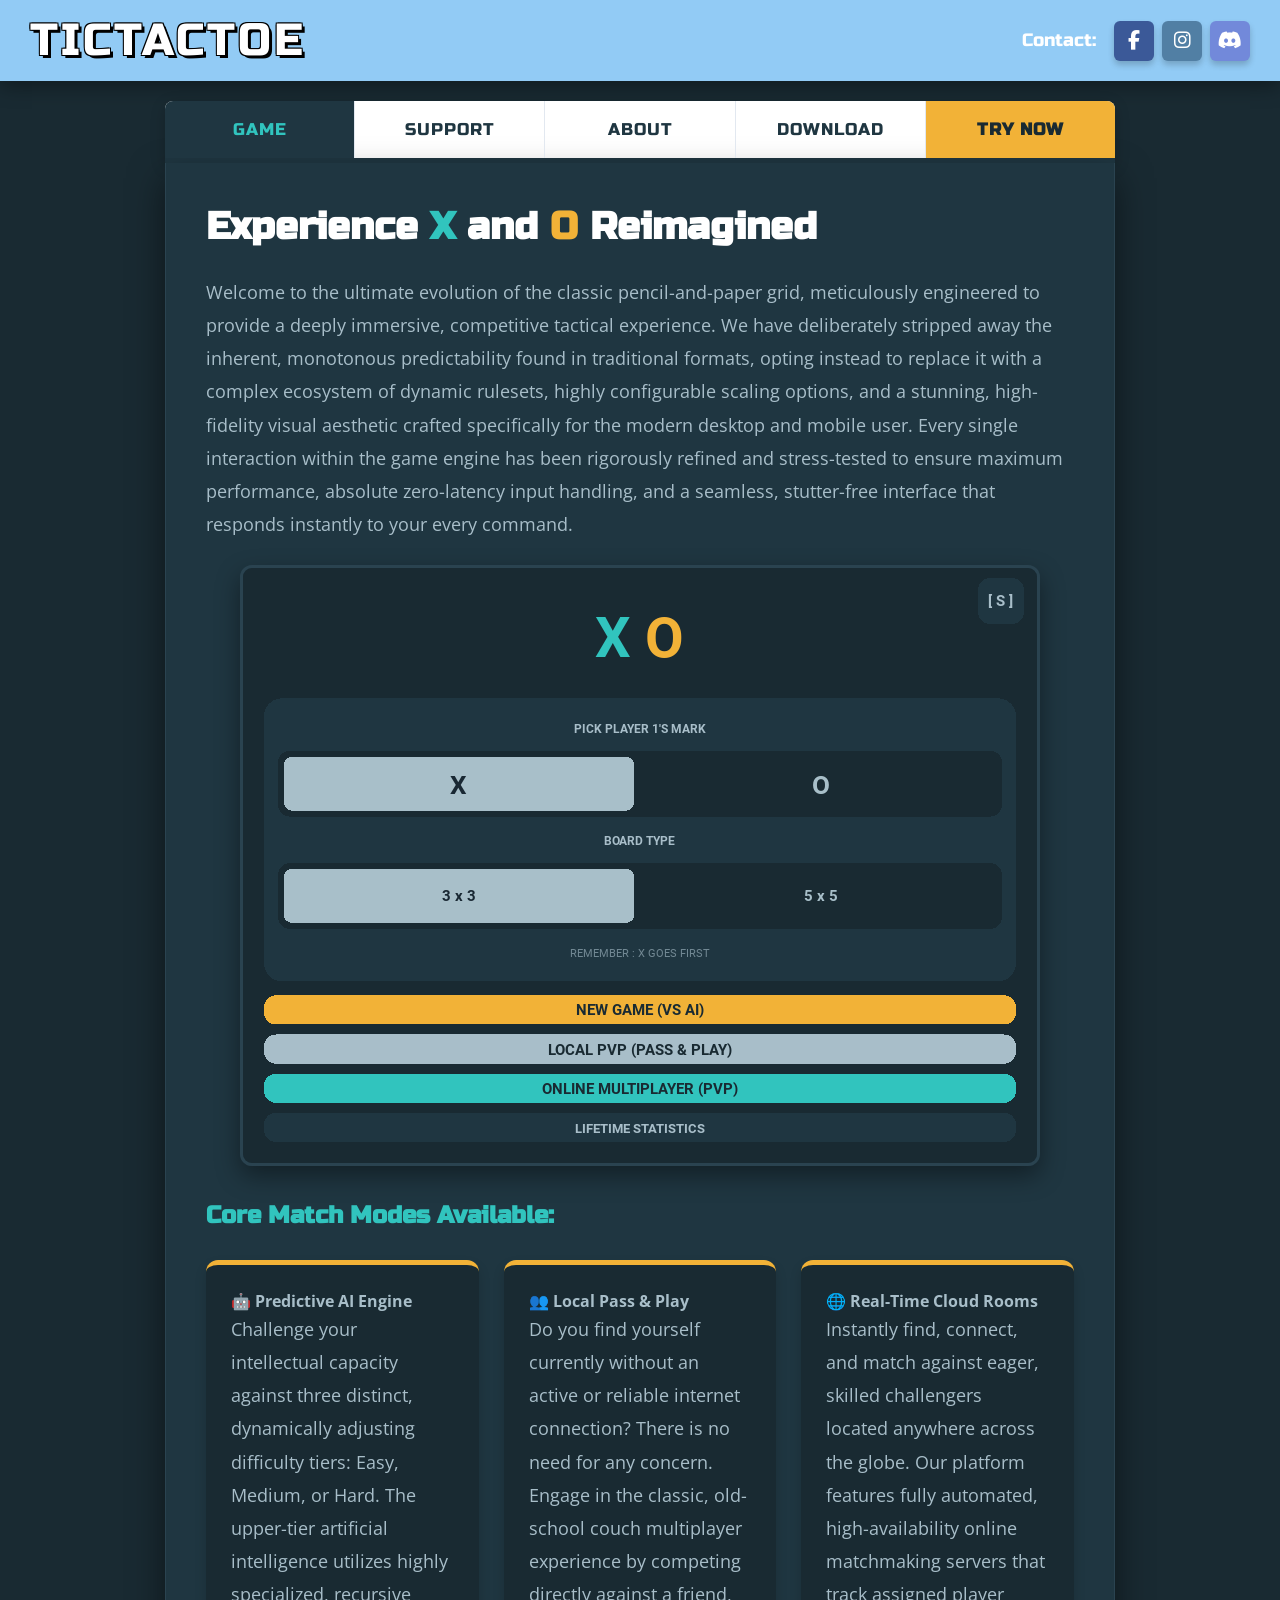
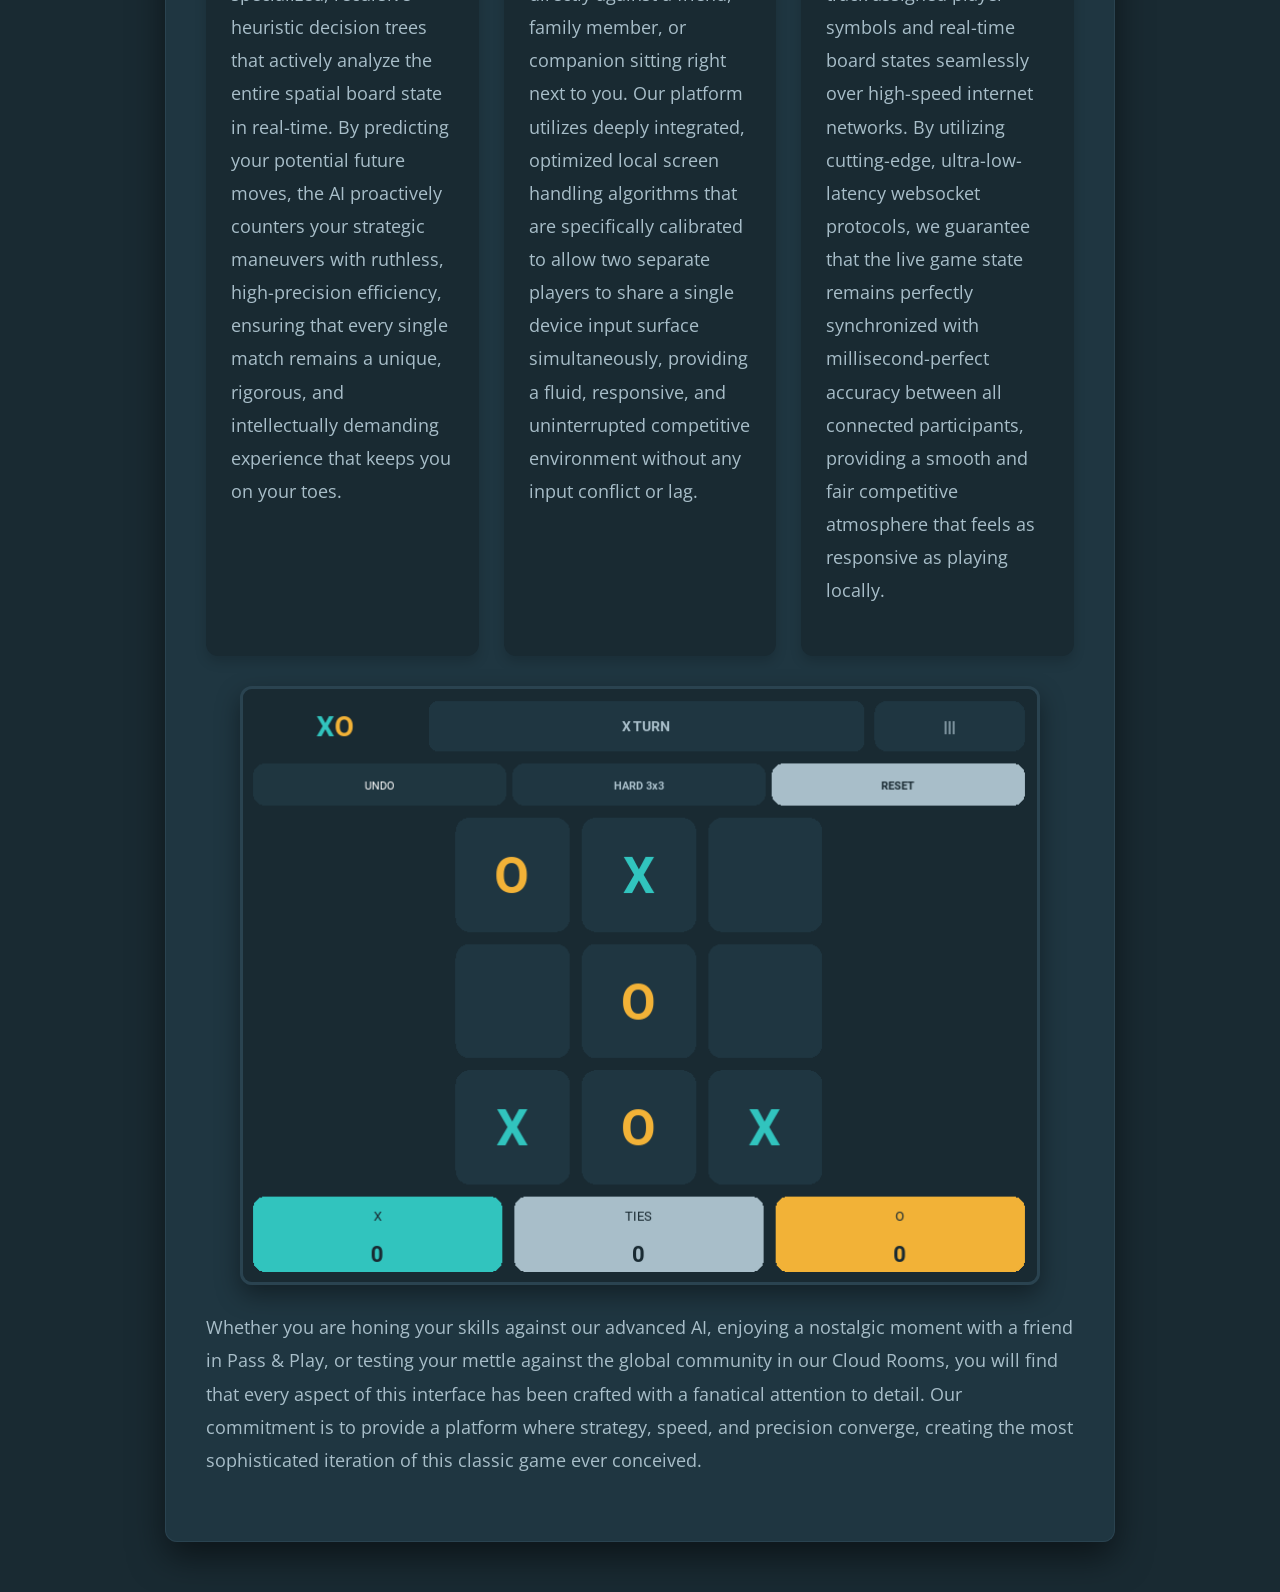
<file: frontend/index.html>
<!DOCTYPE html>
<html lang="en">
<head>
    <meta charset="UTF-8">
    <meta name="viewport" content="width=device-width, initial-scale=1.0, maximum-scale=1.0, user-scalable=no">
    <title>TicTacToe - Next-Gen Grid Battler</title>
    
    <link rel="preconnect" href="https://fonts.googleapis.com">
    <link rel="preconnect" href="https://fonts.gstatic.com" crossorigin>
    <link href="https://fonts.googleapis.com/css2?family=Russo+One&family=Open+Sans:wght@400;600;700&display=swap" rel="stylesheet">
    <link rel="stylesheet" href="https://cdnjs.cloudflare.com/ajax/libs/font-awesome/6.4.0/css/all.min.css">

    <style>
        /* Core Reset & Theme Palette */
        * { box-sizing: border-box; margin: 0; padding: 0; }
        
        body {
            font-family: 'Open Sans', sans-serif;
            background-color: #192a32;
            color: #a8bec9;
            overflow-x: hidden;
            -webkit-font-smoothing: antialiased;
        }

        /* --- THE HEADER --- */
        .top-bar {
            background-color: #92cbf5;
            display: flex;
            justify-content: space-between;
            align-items: center;
            padding: 14px 30px;
            flex-wrap: wrap;
            gap: 15px;
            box-shadow: 0 4px 20px rgba(0,0,0,0.4);
        }

        .logo {
            font-family: 'Russo One', sans-serif;
            font-size: 2.8rem;
            color: white;
            text-shadow: 3px 3px 0 #000, -1px -1px 0 #000, 1px -1px 0 #000, -1px 1px 0 #000, 1px 1px 0 #000;
            letter-spacing: 3px;
        }

        /* Social Icons */
        .social-icons { display: flex; align-items: center; gap: 8px; }
        .contact-label { font-family: 'Russo One', sans-serif; color: white; margin-right: 10px; font-size: 1.1rem; }
        .social-icons a {
            display: flex;
            align-items: center;
            justify-content: center;
            width: 40px;
            height: 40px;
            color: white;
            font-size: 1.2rem;
            text-decoration: none;
            border-radius: 6px;
            box-shadow: 0 4px 6px rgba(0,0,0,0.2);
            transition: transform 0.25s ease, filter 0.25s ease;
        }
        .social-icons a:hover { filter: brightness(1.2); transform: translateY(-3px); }
        .fb { background-color: #3b5998; }
        .ig { background-color: #517fa4; }
        .dc { background-color: #7289da; }

        /* --- NAVIGATION --- */
        .nav-bar {
            display: flex;
            background-color: #ffffff;
            border-bottom: 5px solid #1f3641;
            max-width: 950px;
            margin: 20px auto 0 auto;
            border-radius: 8px 8px 0 0;
            overflow: hidden;
            box-shadow: 0 4px 15px rgba(0,0,0,0.2);
        }

        .nav-item {
            flex: 1;
            text-align: center;
            padding: 18px;
            font-family: 'Russo One', sans-serif;
            font-size: 1.05rem;
            color: #1f3641;
            cursor: pointer;
            text-transform: uppercase;
            letter-spacing: 1px;
            border-right: 1px solid #e2e8f0;
            transition: all 0.3s cubic-bezier(0.25, 0.8, 0.25, 1);
        }

        .nav-item:last-child { border-right: none; }
        .nav-item:hover { background-color: #f8fafc; color: #31c4be; }
        
        .nav-item.active { background-color: #1f3641; color: #31c4be; }
        .nav-play { background-color: #f2b237; color: #192a32; font-weight: bold; }
        .nav-play:hover { background-color: #ffc95e; color: #192a32; }
        .nav-play.active { background-color: #31c4be; color: #192a32; }

        /* --- CONTENT --- */
        main {
            max-width: 950px;
            margin: 0 auto 50px auto;
            padding: 40px;
            background: #1f3641;
            border-radius: 0 0 12px 12px;
            box-shadow: 0 15px 35px rgba(0,0,0,0.5);
            border: 1px solid #2a4350;
            border-top: none;
        }

        /* Fluid Layer Animations */
        .content-section { display: none; opacity: 0; }
        .content-section.active { display: block; animation: elegantFadeIn 0.5s cubic-bezier(0.22, 1, 0.36, 1) forwards; }

        h2 { font-family: 'Russo One', sans-serif; color: #ffffff; margin-bottom: 25px; font-size: 2.4rem; display: flex; align-items: center; flex-wrap: wrap; gap: 12px; }
        .x-color { color: #31c4be; } .o-color { color: #f2b237; }
        h3 { font-family: 'Russo One', sans-serif; color: #31c4be; margin: 35px 0 15px 0; font-size: 1.5rem; }
        p { line-height: 1.8; margin-bottom: 25px; font-size: 1.15rem; color: #a8bec9; }
        
        /* Features/Rules Layouts */
        .features-grid { display: grid; grid-template-columns: repeat(auto-fit, minmax(260px, 1fr)); gap: 25px; margin: 30px 0; }
        .feature-card { background: #192a32; padding: 25px; border-radius: 12px; border-top: 5px solid #f2b237; box-shadow: 0 6px 12px rgba(0,0,0,0.15); transition: transform 0.3s ease, box-shadow 0.3s ease; }
        .feature-card:hover { transform: translateY(-5px); box-shadow: 0 10px 20px rgba(0,0,0,0.3); }
        
        .rule-box { background: #192a32; padding: 30px; border-radius: 12px; border-left: 6px solid #31c4be; margin: 30px 0; }
        .rule-box ol li { margin-left: 20px; margin-bottom: 16px; line-height: 1.7; font-size: 1.1rem; color: #a8bec9; }
        .rule-box ol li::marker { font-weight: bold; color: #31c4be; }

        /* Graphics Media Elements */
        .game-image { width: 100%; max-width: 800px; height: auto; border-radius: 12px; border: 3px solid #2a4350; box-shadow: 0 10px 25px rgba(0,0,0,0.4); margin: 25px auto; display: block; transition: transform 0.4s ease, border-color 0.4s ease; }
        .game-image:hover { transform: scale(1.02); border-color: #31c4be; }

        /* Distribution Gateways */
        .download-grid { display: grid; grid-template-columns: repeat(auto-fit, minmax(280px, 1fr)); gap: 20px; margin-top: 30px; }
        .dl-card { background: #192a32; padding: 30px; border-radius: 12px; border: 2px solid #2a4350; text-align: center; display: flex; flex-direction: column; justify-content: center; }
        .dl-card h4 { color: #fff; margin-bottom: 20px; font-size: 1.4rem; display: flex; align-items: center; justify-content: center; gap: 10px; }
        .dl-card.coming-soon { opacity: 0.7; border-style: dashed; }
        
        .download-btn { display: block; background-color: #31c4be; color: #1f3641; padding: 15px 20px; font-family: 'Russo One', sans-serif; text-decoration: none; border-radius: 6px; margin-top: 15px; transition: background-color 0.3s ease, transform 0.2s ease; font-size: 1.05rem; }
        .download-btn:active { transform: scale(0.98); } 
        .download-btn:hover { background-color: #ffffff; }
        .beta-btn { background-color: #f2b237; }

        /* --- CRYPTO GRID INTERFACE (TRY NOW COMPARTMENT) --- */
        .web-player-container { background-color: #192a32; padding: 30px; border-radius: 12px; box-shadow: inset 0 5px 15px rgba(0,0,0,0.3); max-width: 500px; margin: 0 auto; text-align: center; }
        .web-status { font-family: 'Russo One', sans-serif; font-size: 1.5rem; color: #a8bec9; margin-bottom: 20px; text-transform: uppercase; letter-spacing: 1px; }
        .web-board { display: grid; grid-template-columns: repeat(3, 1fr); gap: 12px; margin-bottom: 20px; }
        .web-cell { background-color: #1f3641; border: none; border-radius: 10px; aspect-ratio: 1; font-family: 'Russo One', sans-serif; font-size: 4rem; color: #fff; cursor: pointer; transition: background-color 0.2s, transform 0.1s; display: flex; align-items: center; justify-content: center; box-shadow: 0 4px 6px rgba(0,0,0,0.15); }
        .web-cell:hover { background-color: #2a4350; }
        .web-cell:active { transform: scale(0.95); }
        .web-cell.x-mark { color: #31c4be; }
        .web-cell.o-mark { color: #f2b237; }
        .web-cell.win-mark { background-color: #2e4d5c; border: 2px solid #31c4be; }
        .web-controls { display: flex; justify-content: center; gap: 15px; }
        .web-btn { background-color: #a8bec9; color: #192a32; border: none; padding: 12px 24px; font-family: 'Russo One', sans-serif; font-size: 1.1rem; border-radius: 6px; cursor: pointer; transition: 0.2s; box-shadow: 0 4px 6px rgba(0,0,0,0.2); }
        .web-btn:hover { background-color: #ffffff; }

        @keyframes elegantFadeIn { 
            0% { opacity: 0; transform: translateY(15px); } 
            100% { opacity: 1; transform: translateY(0); } 
        }

        /* --- MOBILE PORTRAIT BREAKPOINTS --- */
        @media (max-width: 768px) {
            .top-bar { flex-direction: column; text-align: center; padding: 15px 20px; }
            .logo { font-size: 2.2rem; }
            .social-icons { margin-top: 10px; }
            
            main { padding: 30px 20px; margin: 0 10px 30px 10px; border-radius: 12px; }
            .nav-bar { margin: 15px 10px 0 10px; border-radius: 8px; flex-wrap: wrap; }
            .nav-item { padding: 12px 5px; font-size: 0.9rem; flex: 1 1 45%; }
            .nav-play { flex: 1 1 100%; border-top: 1px solid #e2e8f0; } /* Spans layout base cleanly on touchdevices */
            
            h2 { font-size: 1.8rem; justify-content: center; text-align: center; }
            h3 { font-size: 1.3rem; text-align: center; }
            p { font-size: 1.05rem; }
            
            .features-grid { grid-template-columns: 1fr; }
            .web-cell { font-size: 3rem; }
        }

        @media (max-width: 480px) {
            .logo { font-size: 1.8rem; }
            .contact-label { font-size: 0.95rem; }
            .social-icons a { width: 35px; height: 35px; font-size: 1rem; }
            
            .nav-item { font-size: 0.78rem; padding: 10px 2px; letter-spacing: 0px; }
            
            main { padding: 25px 15px; }
            h2 { font-size: 1.4rem; }
            
            .rule-box { padding: 20px 15px; }
            .rule-box ol li { font-size: 1rem; margin-left: 15px; }
            
            .dl-card { padding: 20px; }
            .download-btn { padding: 12px 15px; font-size: 0.95rem; }
            
            .web-player-container { padding: 15px; }
            .web-cell { font-size: 2.3rem; border-radius: 6px; gap: 8px; }
        }
    </style>
</head>
<body>

    <header>
        <div class="top-bar">
            <div class="logo">TICTACTOE</div>
            
            <div class="social-icons">
                <span class="contact-label">Contact:</span>
                <a href="https://www.facebook.com/profile.php?id=61586252369183" target="_blank" class="fb"><i class="fa-brands fa-facebook-f"></i></a>
                <a href="https://www.instagram.com/steveryder14?utm_source=ig_web_button_share_sheet&igsh=ZDNlZDc0MzIxNw==" target="_blank" class="ig"><i class="fa-brands fa-instagram"></i></a>
                <a href="https://discord.com/users/1295468302537195520" target="_blank" class="dc"><i class="fa-brands fa-discord"></i></a>
            </div>
        </div>

        <div class="nav-bar">
            <div class="nav-item active" onclick="openTab('game', this)">GAME</div>
            <div class="nav-item" onclick="openTab('support', this)">SUPPORT</div>
            <div class="nav-item" onclick="openTab('about', this)">ABOUT</div>
            <div class="nav-item" onclick="openTab('download', this)">DOWNLOAD</div>
            <div class="nav-item nav-play" onclick="openTab('play', this)">TRY NOW</div>
        </div>
    </header>

    <main>
        <div id="game" class="content-section active">
            <h2>Experience <span class="x-color">X</span> and <span class="o-color">O</span> Reimagined</h2>
            <p>Welcome to the ultimate evolution of the classic pencil-and-paper grid, meticulously engineered to provide a deeply immersive, competitive tactical experience. We have deliberately stripped away the inherent, monotonous predictability found in traditional formats, opting instead to replace it with a complex ecosystem of dynamic rulesets, highly configurable scaling options, and a stunning, high-fidelity visual aesthetic crafted specifically for the modern desktop and mobile user. Every single interaction within the game engine has been rigorously refined and stress-tested to ensure maximum performance, absolute zero-latency input handling, and a seamless, stutter-free interface that responds instantly to your every command.</p>
            
            <img src="UI.png" alt="Main Menu UI" class="game-image">
            
            <h3>Core Match Modes Available:</h3>
            <div class="features-grid">
                <div class="feature-card">
                    <h4>🤖 Predictive AI Engine</h4>
                    <p>Challenge your intellectual capacity against three distinct, dynamically adjusting difficulty tiers: Easy, Medium, or Hard. The upper-tier artificial intelligence utilizes highly specialized, recursive heuristic decision trees that actively analyze the entire spatial board state in real-time. By predicting your potential future moves, the AI proactively counters your strategic maneuvers with ruthless, high-precision efficiency, ensuring that every single match remains a unique, rigorous, and intellectually demanding experience that keeps you on your toes.</p>
                </div>
                <div class="feature-card">
                    <h4>👥 Local Pass & Play</h4>
                    <p>Do you find yourself currently without an active or reliable internet connection? There is no need for any concern. Engage in the classic, old-school couch multiplayer experience by competing directly against a friend, family member, or companion sitting right next to you. Our platform utilizes deeply integrated, optimized local screen handling algorithms that are specifically calibrated to allow two separate players to share a single device input surface simultaneously, providing a fluid, responsive, and uninterrupted competitive environment without any input conflict or lag.</p>
                </div>
                <div class="feature-card">
                    <h4>🌐 Real-Time Cloud Rooms</h4>
                    <p>Instantly find, connect, and match against eager, skilled challengers located anywhere across the globe. Our platform features fully automated, high-availability online matchmaking servers that track assigned player symbols and real-time board states seamlessly over high-speed internet networks. By utilizing cutting-edge, ultra-low-latency websocket protocols, we guarantee that the live game state remains perfectly synchronized with millisecond-perfect accuracy between all connected participants, providing a smooth and fair competitive atmosphere that feels as responsive as playing locally.</p>
                </div>
            </div>
            <img src="Game UI.png" alt="In-Game Board View" class="game-image">
            <p>Whether you are honing your skills against our advanced AI, enjoying a nostalgic moment with a friend in Pass & Play, or testing your mettle against the global community in our Cloud Rooms, you will find that every aspect of this interface has been crafted with a fanatical attention to detail. Our commitment is to provide a platform where strategy, speed, and precision converge, creating the most sophisticated iteration of this classic game ever conceived.</p>
        </div>

        <div id="support" class="content-section">
            <h2>Game Rules & Technical Support</h2>
            <p>This version of the application fundamentally breaks traditional logic by introducing a variety of unique, optional game modifiers that completely alter how the board behaves, forcing you to constantly adapt your strategy. Whether you are a casual player just looking for a quick distraction or a dedicated grid-master attempting to climb the competitive leaderboard, we encourage you to read through the following comprehensive technical manual. Mastering these core board mechanics, understanding the implications of each modifier, and learning how to anticipate their effects on your opponent’s playstyle is the key to optimizing your personal gameplay flow and achieving total dominance.</p>
            
            <img src="Settings.png" alt="Game Settings Configuration" class="game-image">
            
            <div class="rule-box">
                <ol>
                    <li><strong>Grid Layout Selection:</strong> While the standard match mode runs on a classic 3x3 layout designed for quick, bite-sized sessions, we have introduced a significantly tougher tactical challenge. You can now scale up your match to the complex <strong>5x5 grid</strong>. This expanded format drastically alters how you must control, defend, and attack the vital center squares, requiring a much broader, more long-term view of your strategic placement.</li>
                    <li><strong>Victory Thresholds:</strong> In a standard 3x3 game, you must successfully link 3 matching marks in a straight horizontal, vertical, or diagonal row. However, on the expanded 5x5 grid, the victory threshold escalates accordingly to maintain the game's difficulty balance; you must now align <strong>4 marks in a row</strong> to claim the ultimate win, significantly increasing the complexity of blocking and forming lines.</li>
                    <li><strong>The Blitz Timer Mod:</strong> Turn on this highly demanding, adrenaline-fueled mode to face a strict <strong>5-second turn clock</strong>. If you freeze and the timer hits zero, the game forcefully makes a random valid placement for you, which could ruin your entire strategy! It is high-octane pressure specifically designed for those who enjoy the thrill of having to think, adapt, and react with lightning-fast speed.</li>
                    <li><strong>The Infinity Mod:</strong> This is a revolutionary gameplay mode where players have severely limited placement resources, changing the game from an additive challenge to a resource-management puzzle. You can only maintain a total of 3 active marks on a 3x3 board (or 4 on a 5x5). Placing a new mark forces your <strong>oldest piece to fade and vanish</strong> from existence, meaning matches never result in a stale stalemate and players must constantly prioritize which positions to hold.</li>
                    <li><strong>Move Redo Safeties:</strong> To ensure that the game remains focused on skill rather than simple mechanical errors, all local matches support instant, multi-step Undo actions. This feature allows you to quickly and gracefully roll back accidental mistakes or poor tactical errors without losing your hard-earned progress in the current game history, encouraging bold experimental moves.</li>
                </ol>
            </div>
        </div>

        <div id="about" class="content-section">
            <h2>The Developer's Technical Journey</h2>
            <p>This project was born out of a deep-seated, obsessive exploration into software engineering best practices, UX design, and the complexities of real-time network programming. What originally began as a primitive, simple text-block script operating solely within a restricted terminal environment was refactored, iterated upon, and optimized step-by-step, module by module, into the high-performance, multi-threaded graphical application you see today. This is not just a game; it is a manifestation of an application that consistently challenges and improves upon traditional user interface design patterns, striving to provide a clean, modern, and accessible experience for every user.</p>
            
            <img src="Lifetime Static.png" alt="Lifetime Statistics Tracker" class="game-image">
            
            <h3>Behind The Code Architecture:</h3>
            <p>The entire game runtime is written in highly modularized, clean, and maintainable <strong>Python</strong>, harnessing the powerful, cross-platform asynchronous frameworks provided by the <strong>Kivy library</strong> to power the fluid animations and render crisp, high-fidelity dark UI layers. The complex sound system operates over separate, dedicated background audio channels, allowing for sophisticated handling of ambient music loop tracking, precise spatial audio, and high-frequency, responsive UI feedback sounds that signal every action clearly. Furthermore, the networking architecture runs on lightweight, asynchronous <strong>WebSockets</strong> linking directly to a centralized, scalable cloud routing engine hosted on <strong>Render Services</strong>. This ensures that every state update package—from board placement to turn rotation—matches the server-side authorization structures precisely, providing a secure and authenticated environment for every single connected player.</p>
        </div>

        <div id="download" class="content-section">
            <h2>Download The Latest Version</h2>
            <p>Ready to jump into the full experience? We highly recommend downloading the latest build version to ensure you possess all the newest patches, balancing updates, performance enhancements, and server connectivity optimizations available. We are constantly iterating on the codebase to provide the smoothest experience possible. Please select your preferred platform and download the installer package below. We urge you to ensure that you have sufficient storage space available for the application files and to allow the necessary installer permissions if prompted by your operating system, as all our official builds are integrity-checked, scanned, and verified for your absolute safety.</p>
            
            <div class="download-grid">
                <div class="dl-card">
                    <h4><i class="fa-brands fa-android"></i> Android</h4>
                    <a href="tictactoe-arm64-v8a_armeabi-v7a-debug.apk" download class="download-btn">Download Stable</a>
                    <a href="tictactoe-arm64-v8a_armeabi-v7a-beta.apk" download class="download-btn beta-btn">Download Beta</a>
                </div>
                
                <div class="dl-card">
                    <h4><i class="fa-brands fa-windows"></i> Windows</h4>
                    <a href="tictactoe-arm64-v8a_armeabi-v7a-windows.exe" download class="download-btn">Download Stable</a>
                    <a href="tictactoe-arm64-v8a_armeabi-v7a-windowsbeta.exe" download class="download-btn beta-btn">Download Beta</a>
                </div>

                <div class="dl-card coming-soon">
                    <h4><i class="fa-brands fa-apple"></i> macOS</h4>
                    <p>Development in Progress</p>
                </div>
            </div>
        </div>

        <div id="play" class="content-section">
            <h2>Web Player Preview</h2>
            <p>Want a taste of the action before installing? Try our embedded web-engine! This lightweight browser replica executes the exact **Medium AI** logic found in your Python file. It checks lines to claim victory or block your path before mapping its alternative choices. To experience Real-Time Cloud Matchmaking, 5x5 grids, Blitz Turn timers, and Infinity mode, download the full mobile or desktop binaries directly from the section above!</p>
            
            <div class="web-player-container">
                <div id="web-status" class="web-status">YOUR TURN (X)</div>
                <div class="web-board" id="web-board">
                    <button class="web-cell" onclick="makeMove(0)"></button>
                    <button class="web-cell" onclick="makeMove(1)"></button>
                    <button class="web-cell" onclick="makeMove(2)"></button>
                    <button class="web-cell" onclick="makeMove(3)"></button>
                    <button class="web-cell" onclick="makeMove(4)"></button>
                    <button class="web-cell" onclick="makeMove(5)"></button>
                    <button class="web-cell" onclick="makeMove(6)"></button>
                    <button class="web-cell" onclick="makeMove(7)"></button>
                    <button class="web-cell" onclick="makeMove(8)"></button>
                </div>
                <div class="web-controls">
                    <button class="web-btn" onclick="resetWebGame()">RESTART MATCH</button>
                </div>
            </div>
        </div>
    </main>

    <script>
        // --- Navigation System ---
        function openTab(tabName, clickedElement) {
            const contents = document.querySelectorAll('.content-section');
            contents.forEach(content => content.classList.remove('active'));
            const tabs = document.querySelectorAll('.nav-item');
            tabs.forEach(tab => tab.classList.remove('active'));

            document.getElementById(tabName).classList.add('active');
            if (clickedElement) clickedElement.classList.add('active');
        }

        // --- Web Player Logic (Synchronized Medium AI Script Setup) ---
        let webBoard = ["", "", "", "", "", "", "", "", ""];
        let webGameOver = false;
        const winLines = [
            [0, 1, 2], [3, 4, 5], [6, 7, 8], // Rows
            [0, 3, 6], [1, 4, 7], [2, 5, 8], // Columns
            [0, 4, 8], [2, 4, 6]             // Diagonals
        ];

        function makeMove(index) {
            if (webBoard[index] !== "" || webGameOver) return;
            
            // Player Placement (X)
            webBoard[index] = "X";
            updateWebUI();
            
            if (checkWebWin("X")) {
                endWebGame("<span style='color:#31c4be'>YOU WIN!</span>");
                return;
            }
            if (!webBoard.includes("")) {
                endWebGame("<span style='color:#a8bec9'>IT'S A TIE!</span>");
                return;
            }

            document.getElementById("web-status").innerHTML = "CPU IS THINKING...";
            setTimeout(cpuMove, 450); // Simulates standard thread latency processing
        }

        function cpuMove() {
            if (webGameOver) return;

            let chosenIndex = -1;

            // --- PYTHON MEDIUM AI LOGIC PARITY ---
            // Iterates through symbols checking target_len - 1 structures (2 matching pieces, 1 gap)
            // Priority 1: Check if the AI ("O") can win right now.
            // Priority 2: Check if the Player ("X") can be blocked right now.
            for (let symbol of ["O", "X"]) {
                for (let line of winLines) {
                    let v = [webBoard[line[0]], webBoard[line[1]], webBoard[line[2]]];
                    
                    // Filter count checking equivalents: v.count(symbol) == 2 and v.count("") == 1
                    let symbolCount = v.filter(m => m === symbol).length;
                    let emptyCount = v.filter(m => m === "").length;

                    if (symbolCount === 2 && emptyCount === 1) {
                        let localEmptyIndex = v.indexOf("");
                        chosenIndex = line[localEmptyIndex];
                        break;
                    }
                }
                if (chosenIndex !== -1) break; // Break out immediately if immediate win/block target discovered
            }

            // Priority 3: Fall back to Easy AI logic (Random choice) if no immediate line trigger activated
            if (chosenIndex === -1) {
                let available = [];
                for (let i = 0; i < webBoard.length; i++) {
                    if (webBoard[i] === "") available.push(i);
                }
                if (available.length > 0) {
                    chosenIndex = available[Math.floor(Math.random() * available.length)];
                }
            }

            // Execute Chosen AI Move
            if (chosenIndex !== -1) {
                webBoard[chosenIndex] = "O";
                updateWebUI();

                if (checkWebWin("O")) {
                    endWebGame("<span style='color:#f2b237'>CPU WINS!</span>");
                    return;
                }
                if (!webBoard.includes("")) {
                    endWebGame("<span style='color:#a8bec9'>IT'S A TIE!</span>");
                    return;
                }
            }
            document.getElementById("web-status").innerHTML = "YOUR TURN (X)";
        }

        function checkWebWin(symbol) {
            let cells = document.querySelectorAll('.web-cell');
            for (let line of winLines) {
                if (webBoard[line[0]] === symbol && webBoard[line[1]] === symbol && webBoard[line[2]] === symbol) {
                    cells[line[0]].classList.add("win-mark");
                    cells[line[1]].classList.add("win-mark");
                    cells[line[2]].classList.add("win-mark");
                    return true;
                }
            }
            return false;
        }

        function updateWebUI() {
            let cells = document.querySelectorAll('.web-cell');
            for (let i = 0; i < webBoard.length; i++) {
                cells[i].innerText = webBoard[i];
                cells[i].className = "web-cell"; 
                if (webBoard[i] === "X") cells[i].classList.add("x-mark");
                if (webBoard[i] === "O") cells[i].classList.add("o-mark");
            }
        }

        function endWebGame(message) {
            webGameOver = true;
            document.getElementById("web-status").innerHTML = message;
        }

        function resetWebGame() {
            webBoard = ["", "", "", "", "", "", "", "", ""];
            webGameOver = false;
            document.getElementById("web-status").innerHTML = "YOUR TURN (X)";
            updateWebUI();
        }
    </script>
</body>
</html>
</file>
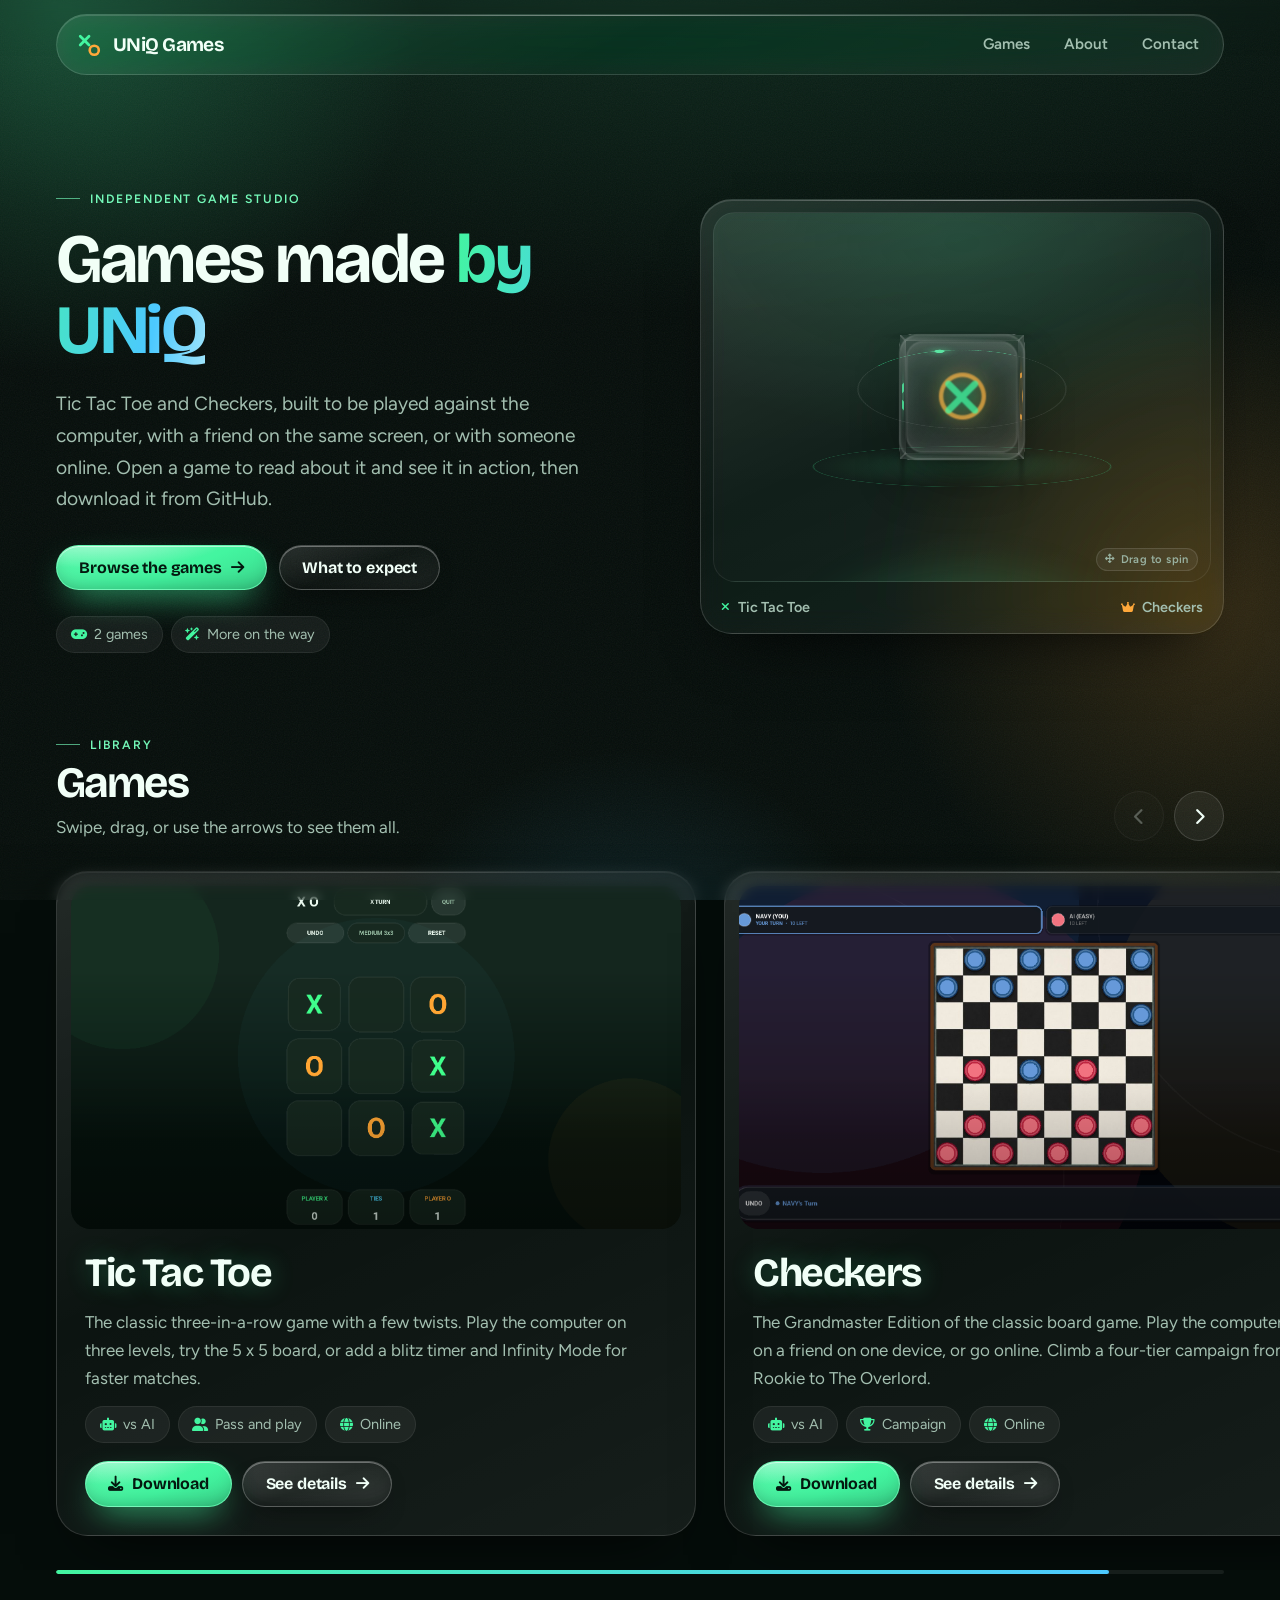
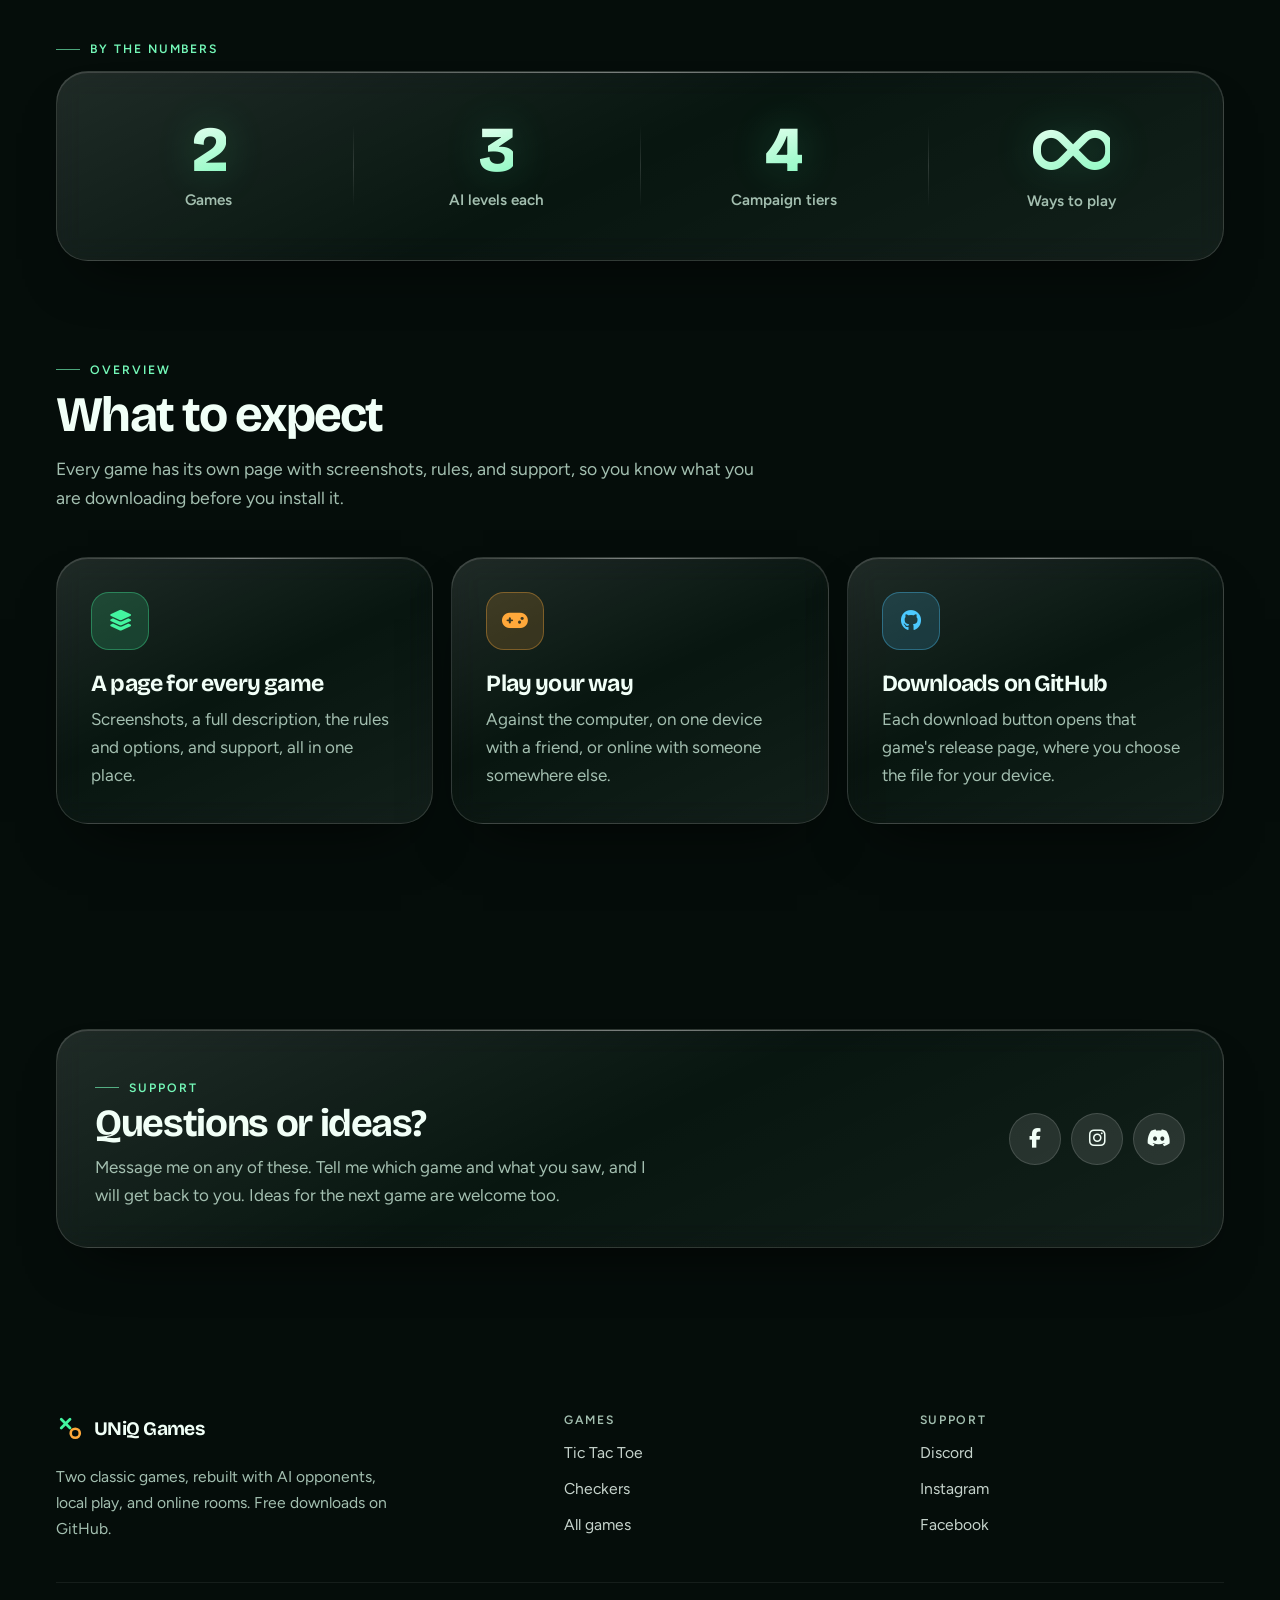
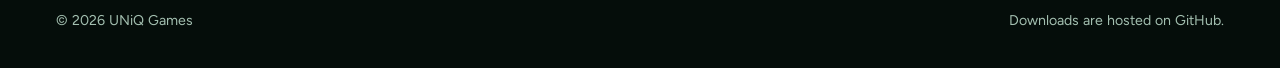
<file: public/index.html>
<!doctype html>
<html lang="en">
<head>
<meta charset="utf-8">
<meta name="viewport" content="width=device-width, initial-scale=1, viewport-fit=cover">
<title>UNiQ Games</title>
<meta name="description" content="Games by UNiQ: Tic Tac Toe and Checkers. Read about each game, see screenshots, and download from GitHub.">
<meta name="theme-color" content="#050d0a">
<link rel="icon" href="data:image/svg+xml,%3Csvg xmlns='http://www.w3.org/2000/svg' viewBox='0 0 32 32'%3E%3Crect width='32' height='32' rx='9' fill='%230a2018'/%3E%3Cpath d='M7 7l10 10M17 7L7 17' stroke='%2343f5a0' stroke-width='3.2' stroke-linecap='round'/%3E%3Ccircle cx='21.5' cy='21.5' r='5' fill='none' stroke='%23ffa83a' stroke-width='3'/%3E%3C/svg%3E">
<link rel="preconnect" href="https://fonts.googleapis.com">
<link rel="preconnect" href="https://fonts.gstatic.com" crossorigin>
<link href="https://fonts.googleapis.com/css2?family=Bricolage+Grotesque:opsz,wght@12..96,500..800&family=Figtree:wght@400;500;600;700&display=swap" rel="stylesheet">
<link rel="stylesheet" href="https://cdnjs.cloudflare.com/ajax/libs/font-awesome/6.4.0/css/all.min.css">
<link rel="stylesheet" href="style.css">
</head>
<body data-page="home">
<a class="skip" href="#main">Skip to content</a>
<div class="scroll-progress" aria-hidden="true"><i></i></div>
<div class="edge-blur top" aria-hidden="true"></div>
<div class="edge-blur bottom" aria-hidden="true"></div>
<div class="ambient" aria-hidden="true">
  <div class="orb orb-1"></div>
  <div class="orb orb-2"></div>
  <div class="orb orb-3"></div>
  <div class="grain"></div>
</div>
<nav class="wrap nav-shell" aria-label="Main">
  <div class="nav glass">
    <a class="brand" href="index.html">
      <svg class="mark" width="28" height="28" viewBox="0 0 32 32" aria-hidden="true">
        <path d="M6 6l10 10M16 6L6 16" style="stroke: var(--accent)" stroke-width="3.2" stroke-linecap="round" fill="none"/>
        <circle cx="22" cy="22" r="5.2" style="stroke: var(--accent-2)" stroke-width="3" fill="none"/>
      </svg>
      UNiQ Games
    </a>
    <div class="nav-links">
      <a href="#games">Games</a>
      <a href="#about">About</a>
      <a href="#contact">Contact</a>
    </div>
  </div>
</nav>

<main id="main">
  <header class="wrap hero">
    <div class="hero-split">
      <div class="hero-copy">
        <p class="eyebrow rv">Independent game studio</p>
        <h1 class="rv" style="--d: 80ms">Games made <span class="grad">by UNiQ</span></h1>
        <p class="lead rv" style="--d: 160ms">Tic Tac Toe and Checkers, built to be played against the computer, with a friend on the same screen, or with someone online. Open a game to read about it and see it in action, then download it from GitHub.</p>
        <div class="cta rv" style="--d: 240ms">
          <a class="btn btn-primary" href="#games"><span>Browse the games</span><i class="fa-solid fa-arrow-right"></i></a>
          <a class="btn btn-ghost" href="#about"><span>What to expect</span></a>
        </div>
        <p class="chips rv" style="--d: 300ms">
          <span class="chip"><i class="fa-solid fa-gamepad"></i>2 games</span>
          <span class="chip"><i class="fa-solid fa-wand-magic-sparkles"></i>More on the way</span>
        </p>
      </div>

      <aside class="showcase glass hoverable rv" style="--d: 200ms" aria-label="UNiQ Games showcase">
        <div class="showcase-stage" tabindex="0" role="group" aria-label="Interactive 3D cube. Drag to spin, or use the arrow keys.">
          <div class="stage-glow" aria-hidden="true"></div>
          <div class="stage-halo" aria-hidden="true"></div>
          <div class="stage-floor" aria-hidden="true"></div>
          <div class="stage-ring" aria-hidden="true">
            <div class="orbit-tilt"><span class="orbit" style="--s: clamp(150px, 22vw, 208px);"></span></div>
          </div>
          <div class="stage-float" aria-hidden="true">
            <div class="stage-tilt">
              <div class="stage-spin">
                <div class="cube" style="--s: clamp(88px, 12vw, 118px);">
                  <span class="face f-1 f-x"><i class="fa-solid fa-xmark"></i></span>
                  <span class="face f-2 f-o"><i class="fa-regular fa-circle"></i></span>
                  <span class="face f-3 f-o"><i class="fa-regular fa-circle"></i></span>
                  <span class="face f-4 f-x"><i class="fa-solid fa-xmark"></i></span>
                  <span class="face f-5"></span>
                  <span class="face f-6"></span>
                </div>
              </div>
            </div>
          </div>
          <span class="stage-hint"><i class="fa-solid fa-arrows-up-down-left-right"></i>Drag to spin</span>
        </div>
        <div class="showcase-legend">
          <span><i class="fa-solid fa-xmark" style="color: var(--accent)"></i>Tic Tac Toe</span>
          <span><i class="fa-solid fa-crown" style="color: var(--accent-2)"></i>Checkers</span>
        </div>
      </aside>
    </div>
  </header>

  <section class="shelf" id="games" aria-labelledby="games-title">
    <div class="wrap shelf-head rv">
      <div>
        <p class="eyebrow">Library</p>
        <h2 id="games-title">Games</h2>
        <p>Swipe, drag, or use the arrows to see them all.</p>
      </div>
      <div class="shelf-ctrl">
        <button class="round" type="button" data-prev aria-label="Previous game"><i class="fa-solid fa-chevron-left"></i></button>
        <button class="round" type="button" data-next aria-label="Next game"><i class="fa-solid fa-chevron-right"></i></button>
      </div>
    </div>

    <ul class="track" tabindex="0" aria-label="Games">
      <li class="rv" style="--d: 0ms">
        <article class="card glass hoverable">
          <div class="cover">
            <img src="images/tictactoe-board.png" width="1919" height="1037" alt="Tic Tac Toe match in progress on the 3 by 3 board" decoding="async">
          </div>
          <div class="card-body">
            <h3 class="card-title"><a href="tictactoe.html">Tic Tac Toe</a></h3>
            <p>The classic three-in-a-row game with a few twists. Play the computer on three levels, try the 5 x 5 board, or add a blitz timer and Infinity Mode for faster matches.</p>
            <div class="chips">
              <span class="chip"><i class="fa-solid fa-robot"></i>vs AI</span>
              <span class="chip"><i class="fa-solid fa-user-group"></i>Pass and play</span>
              <span class="chip"><i class="fa-solid fa-globe"></i>Online</span>
            </div>
            <div class="card-actions">
              <a class="btn btn-primary" data-download="tictactoe"><i class="fa-solid fa-download"></i><span>Download</span></a>
              <a class="btn btn-ghost" href="tictactoe.html"><span>See details</span><i class="fa-solid fa-arrow-right"></i></a>
            </div>
          </div>
        </article>
      </li>

      <li class="rv" style="--d: 120ms">
        <article class="card glass hoverable">
          <div class="cover">
            <img src="images/checkers-board.png" width="1919" height="1039" alt="Checkers match with Navy and Crimson pieces on a classic board" decoding="async">
          </div>
          <div class="card-body">
            <h3 class="card-title"><a href="checkers.html">Checkers</a></h3>
            <p>The Grandmaster Edition of the classic board game. Play the computer, take on a friend on one device, or go online. Climb a four-tier campaign from The Rookie to The Overlord.</p>
            <div class="chips">
              <span class="chip"><i class="fa-solid fa-robot"></i>vs AI</span>
              <span class="chip"><i class="fa-solid fa-trophy"></i>Campaign</span>
              <span class="chip"><i class="fa-solid fa-globe"></i>Online</span>
            </div>
            <div class="card-actions">
              <a class="btn btn-primary" data-download="checkers"><i class="fa-solid fa-download"></i><span>Download</span></a>
              <a class="btn btn-ghost" href="checkers.html"><span>See details</span><i class="fa-solid fa-arrow-right"></i></a>
            </div>
          </div>
        </article>
      </li>
    </ul>

    <div class="progress" aria-hidden="true"><i></i></div>
  </section>

  <section class="stats-band" aria-labelledby="stats-title">
    <div class="wrap">
      <p class="eyebrow rv">By the numbers</p>
      <div class="glass stats rv" role="group" aria-labelledby="stats-title">
        <div class="stat">
          <span class="num" data-count="2">2</span>
          <span class="lbl" id="stats-title">Games</span>
        </div>
        <div class="stat">
          <span class="num" data-count="3">3</span>
          <span class="lbl">AI levels each</span>
        </div>
        <div class="stat">
          <span class="num" data-count="4">4</span>
          <span class="lbl">Campaign tiers</span>
        </div>
        <div class="stat">
          <span class="num"><i class="fa-solid fa-infinity"></i></span>
          <span class="lbl">Ways to play</span>
        </div>
      </div>
    </div>
  </section>

  <section class="section" id="about" aria-labelledby="about-title">
    <div class="wrap">
      <div class="section-head rv">
        <p class="eyebrow">Overview</p>
        <h2 id="about-title">What to expect</h2>
        <p>Every game has its own page with screenshots, rules, and support, so you know what you are downloading before you install it.</p>
      </div>
      <div class="modes">
        <article class="panel glass hoverable rv" style="--d: 0ms">
          <div class="icon t-a"><i class="fa-solid fa-layer-group"></i></div>
          <h3>A page for every game</h3>
          <p>Screenshots, a full description, the rules and options, and support, all in one place.</p>
        </article>
        <article class="panel glass hoverable rv" style="--d: 120ms">
          <div class="icon t-b"><i class="fa-solid fa-gamepad"></i></div>
          <h3>Play your way</h3>
          <p>Against the computer, on one device with a friend, or online with someone somewhere else.</p>
        </article>
        <article class="panel glass hoverable rv" style="--d: 240ms">
          <div class="icon t-c"><i class="fa-brands fa-github"></i></div>
          <h3>Downloads on GitHub</h3>
          <p>Each download button opens that game's release page, where you choose the file for your device.</p>
        </article>
      </div>
    </div>
  </section>

  <section class="section" id="contact" aria-labelledby="contact-title">
    <div class="wrap">
      <div class="support glass rv">
        <div>
          <p class="eyebrow">Support</p>
          <h2 id="contact-title">Questions or ideas?</h2>
          <p>Message me on any of these. Tell me which game and what you saw, and I will get back to you. Ideas for the next game are welcome too.</p>
        </div>
        <div class="socials">
          <a href="https://www.facebook.com/profile.php?id=61586252369183" target="_blank" rel="noopener noreferrer" aria-label="Facebook"><i class="fa-brands fa-facebook-f"></i></a>
          <a href="https://www.instagram.com/steveryder14?utm_source=ig_web_button_share_sheet&amp;igsh=ZDNlZDc0MzIxNw==" target="_blank" rel="noopener noreferrer" aria-label="Instagram"><i class="fa-brands fa-instagram"></i></a>
          <a href="https://discord.com/users/1295468302537195520" target="_blank" rel="noopener noreferrer" aria-label="Discord"><i class="fa-brands fa-discord"></i></a>
        </div>
      </div>
    </div>
  </section>
</main>

<footer class="footer">
  <div class="wrap footer-grid">
    <div class="footer-brand">
      <a class="brand" href="index.html">
        <svg class="mark" width="28" height="28" viewBox="0 0 32 32" aria-hidden="true">
          <path d="M6 6l10 10M16 6L6 16" style="stroke: var(--accent)" stroke-width="3.2" stroke-linecap="round" fill="none"/>
          <circle cx="22" cy="22" r="5.2" style="stroke: var(--accent-2)" stroke-width="3" fill="none"/>
        </svg>
        UNiQ Games
      </a>
      <p>Two classic games, rebuilt with AI opponents, local play, and online rooms. Free downloads on GitHub.</p>
    </div>
    <nav class="footer-col" aria-label="Games">
      <h4>Games</h4>
      <a href="tictactoe.html">Tic Tac Toe</a>
      <a href="checkers.html">Checkers</a>
      <a href="#games">All games</a>
    </nav>
    <div class="footer-col">
      <h4>Support</h4>
      <a href="https://discord.com/users/1295468302537195520" target="_blank" rel="noopener noreferrer">Discord</a>
      <a href="https://www.instagram.com/steveryder14?utm_source=ig_web_button_share_sheet&amp;igsh=ZDNlZDc0MzIxNw==" target="_blank" rel="noopener noreferrer">Instagram</a>
      <a href="https://www.facebook.com/profile.php?id=61586252369183" target="_blank" rel="noopener noreferrer">Facebook</a>
    </div>
  </div>
  <div class="wrap footer-row">
    <small>&copy; <span data-year>2026</span> UNiQ Games</small>
    <small>Downloads are hosted on GitHub.</small>
  </div>
</footer>

<button class="to-top" type="button" aria-label="Back to top"><i class="fa-solid fa-chevron-up"></i></button>
<script src="site.js" defer></script>
</body>
</html>
</file>
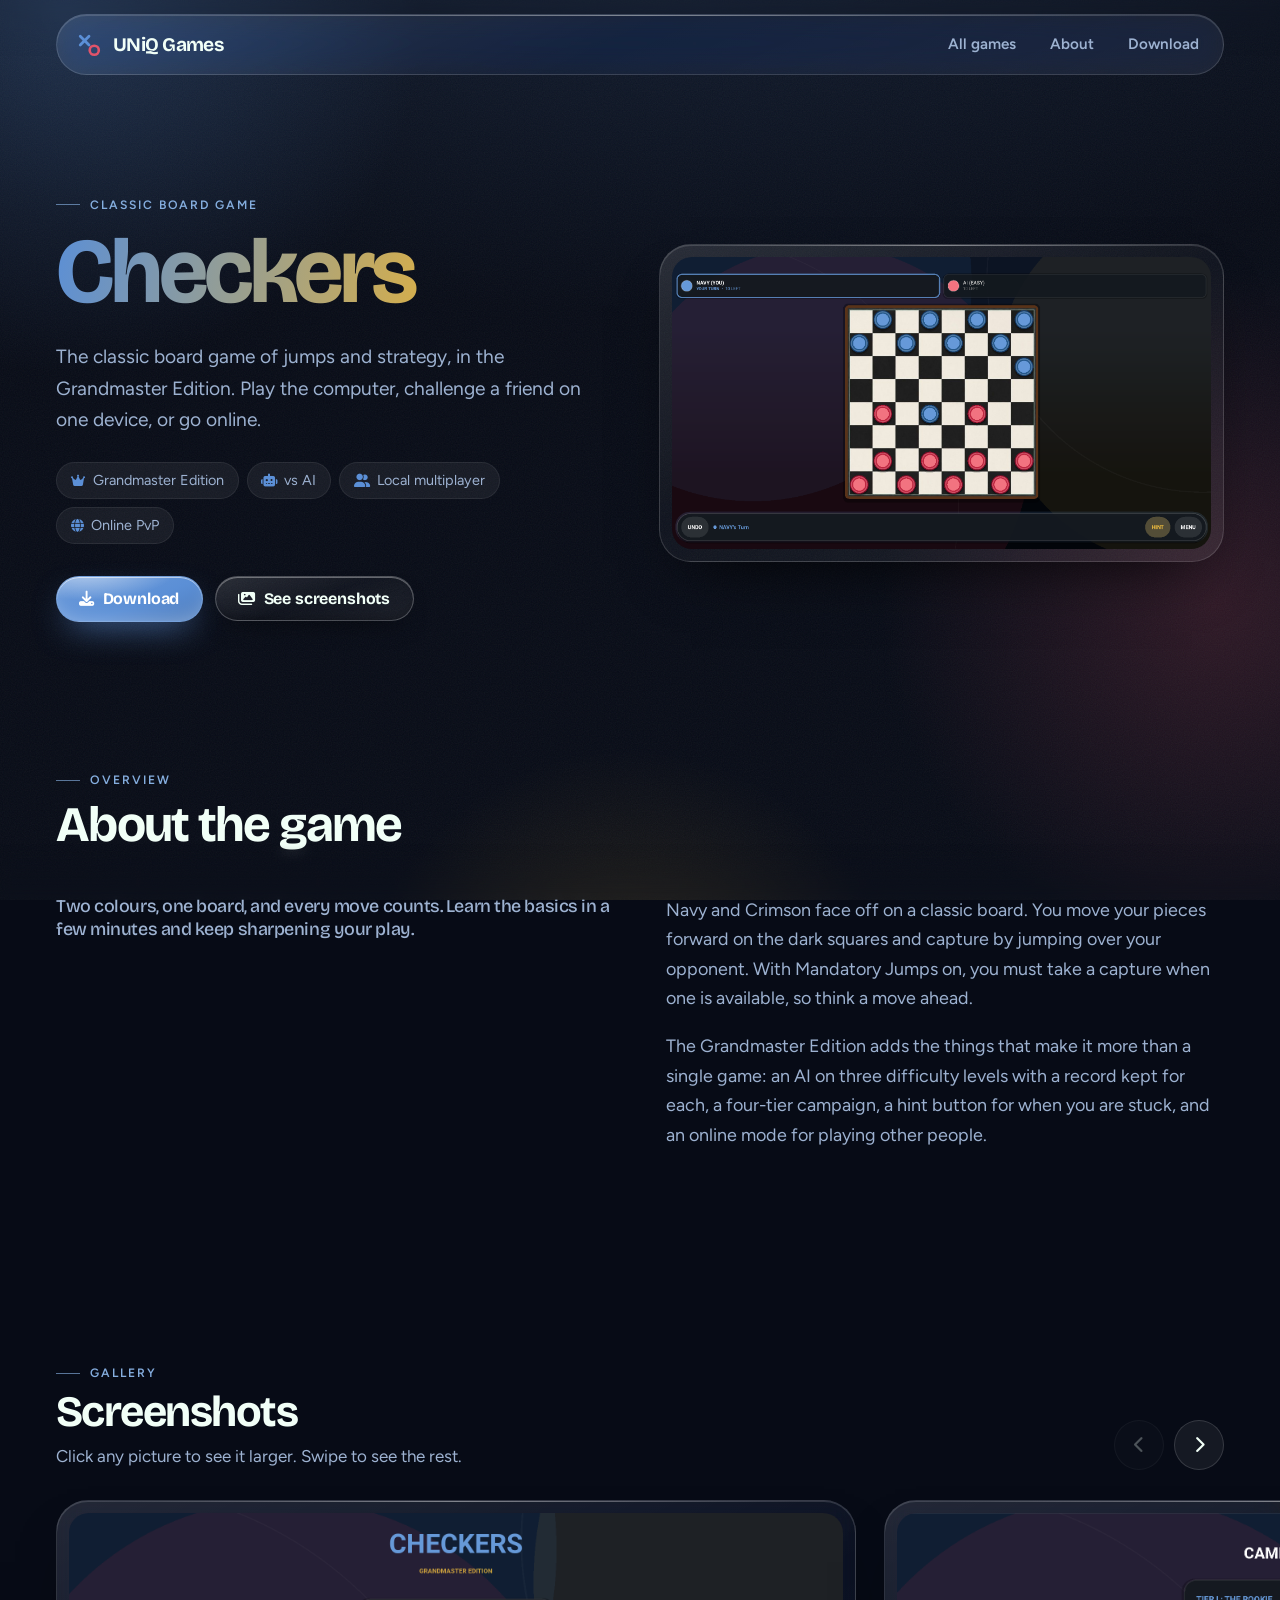
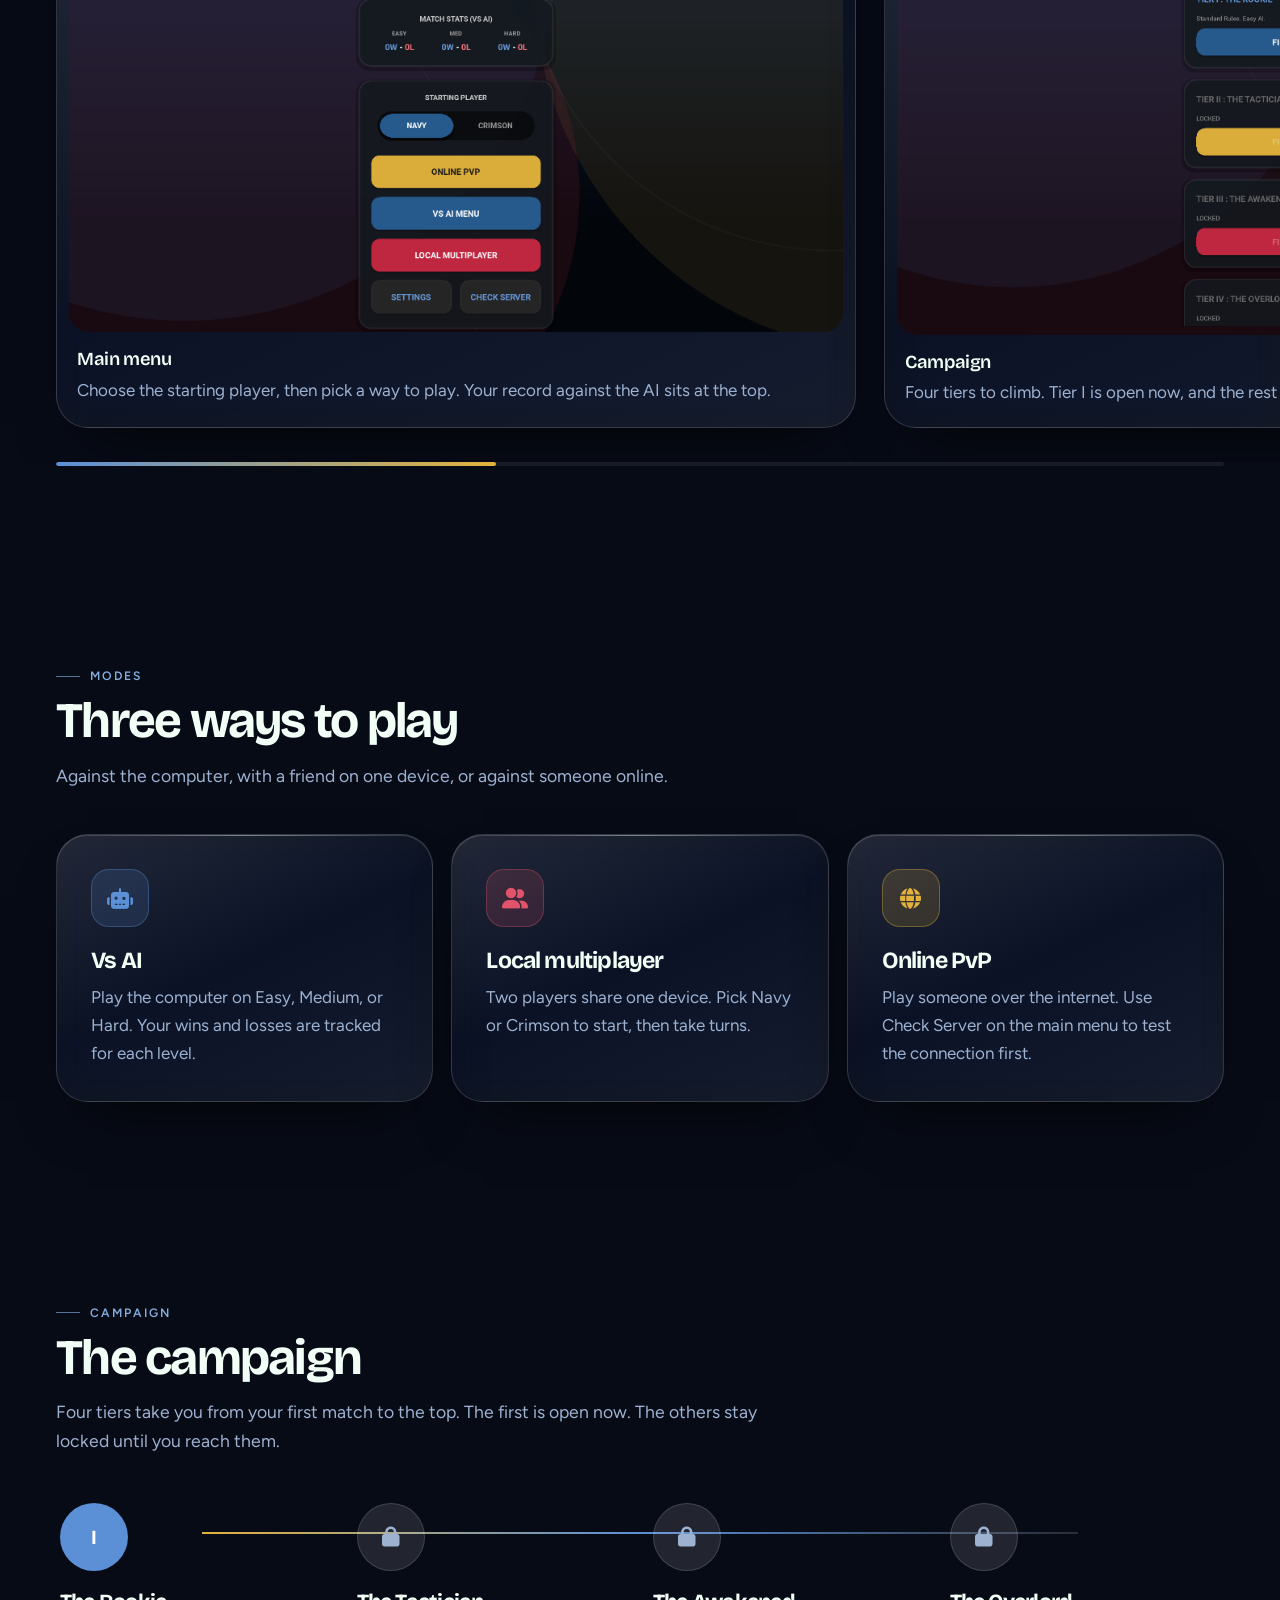
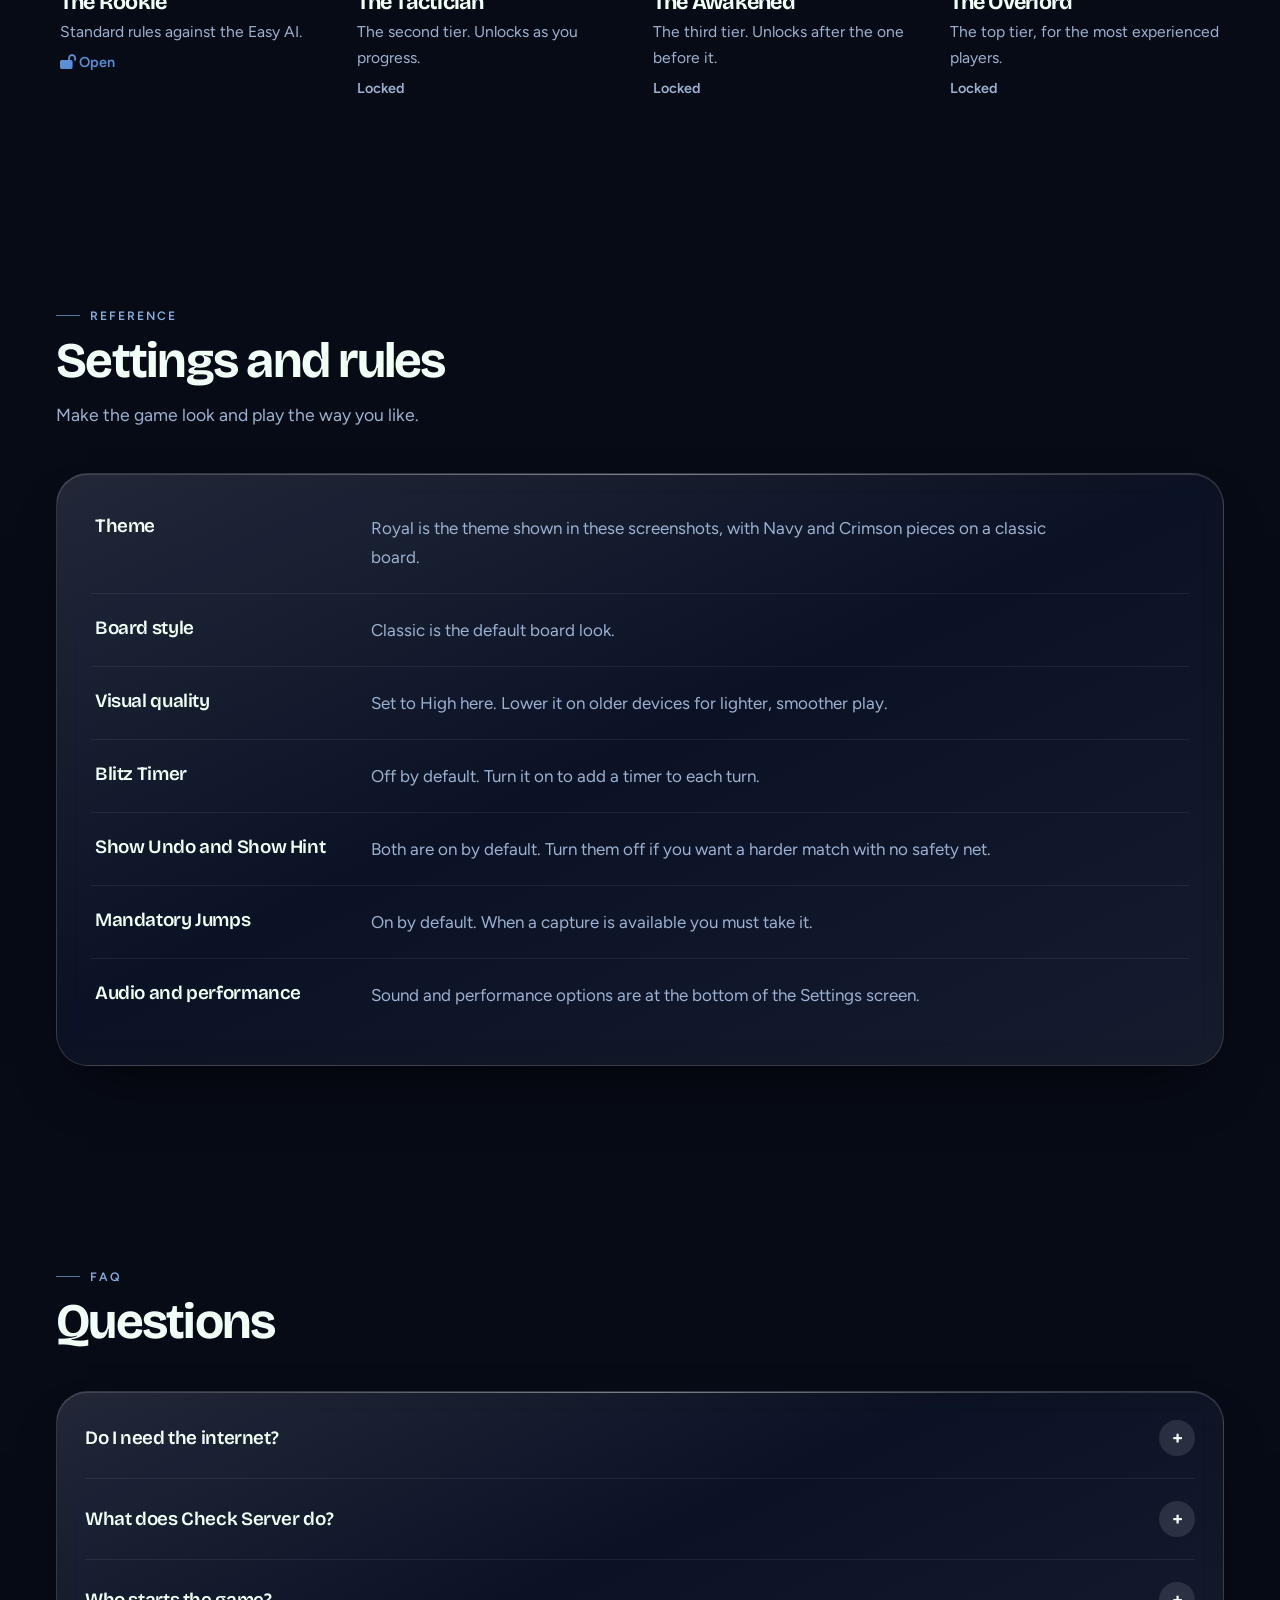
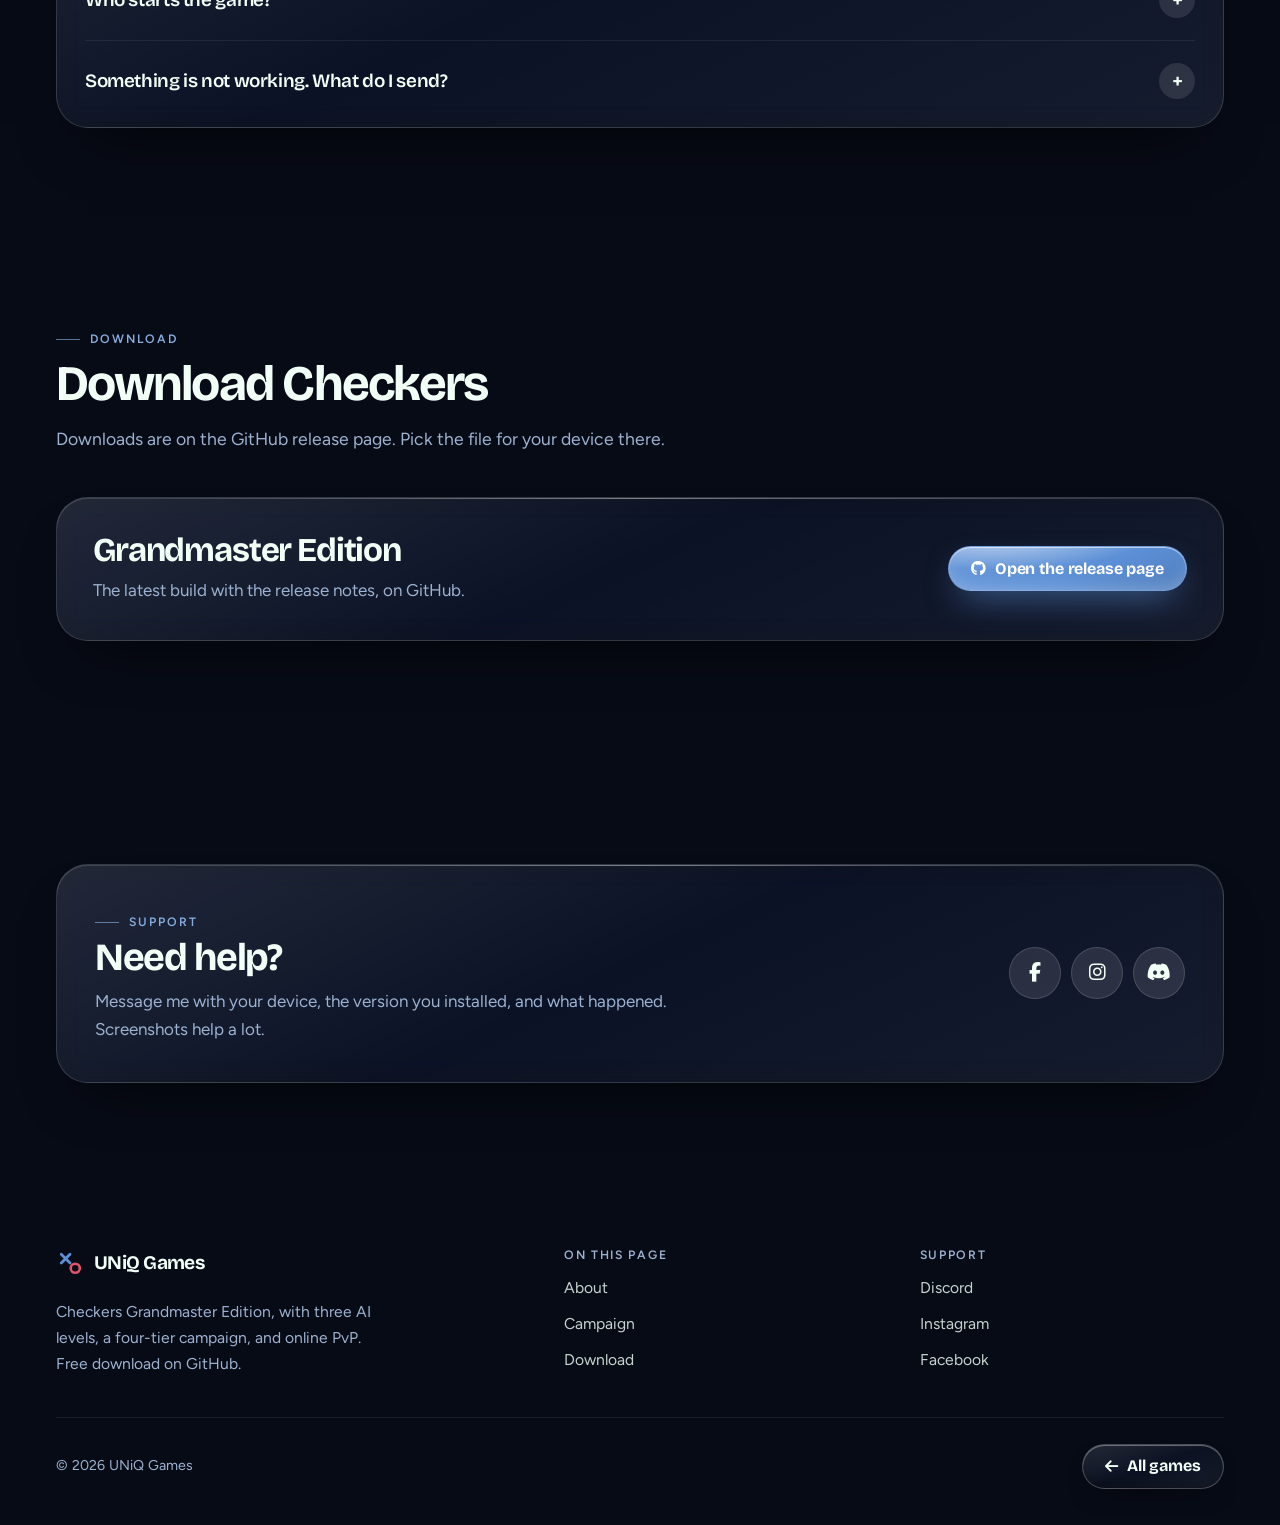
<file: public/checkers.html>
<!doctype html>
<html lang="en">
<head>
<meta charset="utf-8">
<meta name="viewport" content="width=device-width, initial-scale=1, viewport-fit=cover">
<title>Checkers Grandmaster Edition | UNiQ Games</title>
<meta name="description" content="Checkers Grandmaster Edition: play the AI, a friend on one device, or online, and climb the four-tier campaign. Screenshots and download from GitHub.">
<meta name="theme-color" content="#050d0a">
<link rel="icon" href="data:image/svg+xml,%3Csvg xmlns='http://www.w3.org/2000/svg' viewBox='0 0 32 32'%3E%3Crect width='32' height='32' rx='9' fill='%230a2018'/%3E%3Cpath d='M7 7l10 10M17 7L7 17' stroke='%2343f5a0' stroke-width='3.2' stroke-linecap='round'/%3E%3Ccircle cx='21.5' cy='21.5' r='5' fill='none' stroke='%23ffa83a' stroke-width='3'/%3E%3C/svg%3E">
<link rel="preconnect" href="https://fonts.googleapis.com">
<link rel="preconnect" href="https://fonts.gstatic.com" crossorigin>
<link href="https://fonts.googleapis.com/css2?family=Bricolage+Grotesque:opsz,wght@12..96,500..800&family=Figtree:wght@400;500;600;700&display=swap" rel="stylesheet">
<link rel="stylesheet" href="https://cdnjs.cloudflare.com/ajax/libs/font-awesome/6.4.0/css/all.min.css">
<link rel="stylesheet" href="style.css">
</head>
<body data-page="checkers">
<a class="skip" href="#main">Skip to content</a>
<div class="scroll-progress" aria-hidden="true"><i></i></div>
<div class="edge-blur top" aria-hidden="true"></div>
<div class="edge-blur bottom" aria-hidden="true"></div>
<div class="ambient" aria-hidden="true">
  <div class="orb orb-1"></div>
  <div class="orb orb-2"></div>
  <div class="orb orb-3"></div>
  <div class="grain"></div>
</div>
<nav class="wrap nav-shell" aria-label="Main">
  <div class="nav glass">
    <a class="brand" href="index.html">
      <svg class="mark" width="28" height="28" viewBox="0 0 32 32" aria-hidden="true">
        <path d="M6 6l10 10M16 6L6 16" style="stroke: var(--accent)" stroke-width="3.2" stroke-linecap="round" fill="none"/>
        <circle cx="22" cy="22" r="5.2" style="stroke: var(--accent-2)" stroke-width="3" fill="none"/>
      </svg>
      UNiQ Games
    </a>
    <div class="nav-links">
      <a href="index.html">All games</a>
      <a href="#about">About</a>
      <a href="#download">Download</a>
    </div>
  </div>
</nav>

<main id="main">
  <!-- ===== Hero ===== -->
  <header class="wrap game-hero">
    <div class="rv" style="--d: 0ms">
      <p class="eyebrow">Classic board game</p>
      <h1 class="grad">Checkers</h1>
      <p class="lead">The classic board game of jumps and strategy, in the Grandmaster Edition. Play the computer, challenge a friend on one device, or go online.</p>
      <div class="chips">
        <span class="chip"><i class="fa-solid fa-crown"></i>Grandmaster Edition</span>
        <span class="chip"><i class="fa-solid fa-robot"></i>vs AI</span>
        <span class="chip"><i class="fa-solid fa-user-group"></i>Local multiplayer</span>
        <span class="chip"><i class="fa-solid fa-globe"></i>Online PvP</span>
      </div>
      <div class="cta">
        <a class="btn btn-primary" data-download="checkers"><i class="fa-solid fa-download"></i><span>Download</span></a>
        <a class="btn btn-ghost" href="#gallery"><i class="fa-solid fa-images"></i><span>See screenshots</span></a>
      </div>
    </div>
    <div class="rv" style="--d: 160ms">
      <div class="glass frame tilt">
        <img src="images/checkers-board.png" width="1919" height="1039" alt="Checkers match in progress: Navy and Crimson pieces on the board" decoding="async">
      </div>
    </div>
  </header>

  <!-- ===== About ===== -->
  <section class="section" id="about" aria-labelledby="about-title">
    <div class="wrap">
      <div class="section-head rv">
        <p class="eyebrow">Overview</p>
        <h2 id="about-title">About the game</h2>
      </div>
      <div class="prose">
        <div class="rv" style="--d: 0ms">
          <p class="lede">Two colours, one board, and every move counts. Learn the basics in a few minutes and keep sharpening your play.</p>
        </div>
        <div class="rv" style="--d: 120ms">
          <p>Navy and Crimson face off on a classic board. You move your pieces forward on the dark squares and capture by jumping over your opponent. With Mandatory Jumps on, you must take a capture when one is available, so think a move ahead.</p>
          <p>The Grandmaster Edition adds the things that make it more than a single game: an AI on three difficulty levels with a record kept for each, a four-tier campaign, a hint button for when you are stuck, and an online mode for playing other people.</p>
        </div>
      </div>
    </div>
  </section>

  <!-- ===== Screenshots ===== -->
  <section class="section shelf" id="gallery" aria-labelledby="gallery-title">
    <div class="wrap shelf-head rv">
      <div>
        <p class="eyebrow">Gallery</p>
        <h2 id="gallery-title">Screenshots</h2>
        <p>Click any picture to see it larger. Swipe to see the rest.</p>
      </div>
      <div class="shelf-ctrl">
        <button class="round" type="button" data-prev aria-label="Previous screenshot"><i class="fa-solid fa-chevron-left"></i></button>
        <button class="round" type="button" data-next aria-label="Next screenshot"><i class="fa-solid fa-chevron-right"></i></button>
      </div>
    </div>

    <div class="track" tabindex="0" aria-label="Screenshots">
      <figure class="shot glass">
        <button class="thumb" type="button" data-zoom data-group="checkers"
          data-src="images/checkers-menu.png"
          data-alt="Checkers main menu with starting player choice and game modes"
          data-caption="Main menu. Choose the starting player, then pick a way to play.">
          <img src="images/checkers-menu.png" width="1918" height="1039" alt="Checkers main menu with starting player choice and game modes" loading="lazy" decoding="async">
        </button>
        <figcaption>
          <strong>Main menu</strong>
          <span>Choose the starting player, then pick a way to play. Your record against the AI sits at the top.</span>
        </figcaption>
      </figure>

      <figure class="shot glass">
        <button class="thumb" type="button" data-zoom data-group="checkers"
          data-src="images/checkers-campaign.png"
          data-alt="Checkers campaign screen with four tiers"
          data-caption="Campaign. Tier I is open. The rest unlock as you move up.">
          <img src="images/checkers-campaign.png" width="1919" height="1046" alt="Checkers campaign screen with four tiers" loading="lazy" decoding="async">
        </button>
        <figcaption>
          <strong>Campaign</strong>
          <span>Four tiers to climb. Tier I is open now, and the rest unlock as you progress.</span>
        </figcaption>
      </figure>

      <figure class="shot glass">
        <button class="thumb" type="button" data-zoom data-group="checkers"
          data-src="images/checkers-settings.png"
          data-alt="Checkers settings with theme, board style, visual quality and rule toggles"
          data-caption="Settings. Choose your theme and board style, and switch the rules on or off.">
          <img src="images/checkers-settings.png" width="1919" height="1038" alt="Checkers settings with theme, board style, visual quality and rule toggles" loading="lazy" decoding="async">
        </button>
        <figcaption>
          <strong>Settings</strong>
          <span>Theme, board style, visual quality, and the rules you want on or off.</span>
        </figcaption>
      </figure>

      <figure class="shot glass">
        <button class="thumb" type="button" data-zoom data-group="checkers"
          data-src="images/checkers-board.png"
          data-alt="A match against the Easy AI with Undo, Hint and Menu buttons"
          data-caption="A match against the Easy AI. Undo, Hint, and Menu are always one tap away.">
          <img src="images/checkers-board.png" width="1919" height="1039" alt="A match against the Easy AI with Undo, Hint and Menu buttons" loading="lazy" decoding="async">
        </button>
        <figcaption>
          <strong>In a match</strong>
          <span>Undo, Hint, and Menu are always one tap away, with whose turn it is shown below the board.</span>
        </figcaption>
      </figure>
    </div>

    <div class="progress" aria-hidden="true"><i></i></div>
  </section>

  <!-- ===== Ways to play ===== -->
  <section class="section" aria-labelledby="modes-title">
    <div class="wrap">
      <div class="section-head rv">
        <p class="eyebrow">Modes</p>
        <h2 id="modes-title">Three ways to play</h2>
        <p>Against the computer, with a friend on one device, or against someone online.</p>
      </div>
      <div class="modes">
        <article class="panel glass hoverable rv" style="--d: 0ms">
          <div class="icon t-a"><i class="fa-solid fa-robot"></i></div>
          <h3>Vs AI</h3>
          <p>Play the computer on Easy, Medium, or Hard. Your wins and losses are tracked for each level.</p>
        </article>
        <article class="panel glass hoverable rv" style="--d: 120ms">
          <div class="icon t-b"><i class="fa-solid fa-user-group"></i></div>
          <h3>Local multiplayer</h3>
          <p>Two players share one device. Pick Navy or Crimson to start, then take turns.</p>
        </article>
        <article class="panel glass hoverable rv" style="--d: 240ms">
          <div class="icon t-c"><i class="fa-solid fa-globe"></i></div>
          <h3>Online PvP</h3>
          <p>Play someone over the internet. Use Check Server on the main menu to test the connection first.</p>
        </article>
      </div>
    </div>
  </section>

  <!-- ===== Campaign ===== -->
  <section class="section" id="campaign" aria-labelledby="campaign-title">
    <div class="wrap">
      <div class="section-head rv">
        <p class="eyebrow">Campaign</p>
        <h2 id="campaign-title">The campaign</h2>
        <p>Four tiers take you from your first match to the top. The first is open now. The others stay locked until you reach them.</p>
      </div>
      <div class="tiers">
        <div class="tier open rv" style="--d: 0ms">
          <span class="node">I</span>
          <h3>The Rookie</h3>
          <p>Standard rules against the Easy AI.</p>
          <span class="state"><i class="fa-solid fa-lock-open"></i> Open</span>
        </div>
        <div class="tier locked rv" style="--d: 120ms">
          <span class="node"><i class="fa-solid fa-lock"></i></span>
          <h3>The Tactician</h3>
          <p>The second tier. Unlocks as you progress.</p>
          <span class="state">Locked</span>
        </div>
        <div class="tier locked rv" style="--d: 240ms">
          <span class="node"><i class="fa-solid fa-lock"></i></span>
          <h3>The Awakened</h3>
          <p>The third tier. Unlocks after the one before it.</p>
          <span class="state">Locked</span>
        </div>
        <div class="tier locked rv" style="--d: 360ms">
          <span class="node"><i class="fa-solid fa-lock"></i></span>
          <h3>The Overlord</h3>
          <p>The top tier, for the most experienced players.</p>
          <span class="state">Locked</span>
        </div>
      </div>
    </div>
  </section>

  <!-- ===== Settings ===== -->
  <section class="section" id="settings" aria-labelledby="settings-title">
    <div class="wrap">
      <div class="section-head rv">
        <p class="eyebrow">Reference</p>
        <h2 id="settings-title">Settings and rules</h2>
        <p>Make the game look and play the way you like.</p>
      </div>
      <div class="panel glass rv">
        <dl class="spec">
          <div>
            <dt>Theme</dt>
            <dd>Royal is the theme shown in these screenshots, with Navy and Crimson pieces on a classic board.</dd>
          </div>
          <div>
            <dt>Board style</dt>
            <dd>Classic is the default board look.</dd>
          </div>
          <div>
            <dt>Visual quality</dt>
            <dd>Set to High here. Lower it on older devices for lighter, smoother play.</dd>
          </div>
          <div>
            <dt>Blitz Timer</dt>
            <dd>Off by default. Turn it on to add a timer to each turn.</dd>
          </div>
          <div>
            <dt>Show Undo and Show Hint</dt>
            <dd>Both are on by default. Turn them off if you want a harder match with no safety net.</dd>
          </div>
          <div>
            <dt>Mandatory Jumps</dt>
            <dd>On by default. When a capture is available you must take it.</dd>
          </div>
          <div>
            <dt>Audio and performance</dt>
            <dd>Sound and performance options are at the bottom of the Settings screen.</dd>
          </div>
        </dl>
      </div>
    </div>
  </section>

  <!-- ===== FAQ ===== -->
  <section class="section" aria-labelledby="faq-title">
    <div class="wrap">
      <div class="section-head rv">
        <p class="eyebrow">FAQ</p>
        <h2 id="faq-title">Questions</h2>
      </div>
      <div class="glass faq rv">
        <details>
          <summary>Do I need the internet?</summary>
          <p class="ans">Vs AI and local multiplayer work without a connection. Online PvP needs one.</p>
        </details>
        <details>
          <summary>What does Check Server do?</summary>
          <p class="ans">It tests the connection to the online server, so you know whether online play is ready before you start a match.</p>
        </details>
        <details>
          <summary>Who starts the game?</summary>
          <p class="ans">You choose Navy or Crimson as the starting player on the main menu before each match.</p>
        </details>
        <details>
          <summary>Something is not working. What do I send?</summary>
          <p class="ans">Message me on Discord, Instagram, or Facebook. Include your device, the version you installed, and what you were doing when it happened.</p>
        </details>
      </div>
    </div>
  </section>

  <!-- ===== Download ===== -->
  <section class="section" id="download" aria-labelledby="download-title">
    <div class="wrap">
      <div class="section-head rv">
        <p class="eyebrow">Download</p>
        <h2 id="download-title">Download Checkers</h2>
        <p>Downloads are on the GitHub release page. Pick the file for your device there.</p>
      </div>
      <div class="glass download-cta rv">
        <div>
          <h3>Grandmaster Edition</h3>
          <p>The latest build with the release notes, on GitHub.</p>
        </div>
        <a class="btn btn-primary" data-download="checkers"><i class="fa-brands fa-github"></i><span>Open the release page</span></a>
      </div>
    </div>
  </section>

  <!-- ===== Support ===== -->
  <section class="section" id="support" aria-labelledby="support-title">
    <div class="wrap">
      <div class="support glass rv">
        <div>
          <p class="eyebrow">Support</p>
          <h2 id="support-title">Need help?</h2>
          <p>Message me with your device, the version you installed, and what happened. Screenshots help a lot.</p>
        </div>
        <div class="socials">
          <a href="https://www.facebook.com/profile.php?id=61586252369183" target="_blank" rel="noopener noreferrer" aria-label="Facebook"><i class="fa-brands fa-facebook-f"></i></a>
          <a href="https://www.instagram.com/steveryder14?utm_source=ig_web_button_share_sheet&amp;igsh=ZDNlZDc0MzIxNw==" target="_blank" rel="noopener noreferrer" aria-label="Instagram"><i class="fa-brands fa-instagram"></i></a>
          <a href="https://discord.com/users/1295468302537195520" target="_blank" rel="noopener noreferrer" aria-label="Discord"><i class="fa-brands fa-discord"></i></a>
        </div>
      </div>
    </div>
  </section>
</main>

<footer class="footer">
  <div class="wrap footer-grid">
    <div class="footer-brand">
      <a class="brand" href="index.html">
        <svg class="mark" width="28" height="28" viewBox="0 0 32 32" aria-hidden="true">
          <path d="M6 6l10 10M16 6L6 16" style="stroke: var(--accent)" stroke-width="3.2" stroke-linecap="round" fill="none"/>
          <circle cx="22" cy="22" r="5.2" style="stroke: var(--accent-2)" stroke-width="3" fill="none"/>
        </svg>
        UNiQ Games
      </a>
      <p>Checkers Grandmaster Edition, with three AI levels, a four-tier campaign, and online PvP. Free download on GitHub.</p>
    </div>
    <nav class="footer-col" aria-label="On this page">
      <h4>On this page</h4>
      <a href="#about">About</a>
      <a href="#campaign">Campaign</a>
      <a href="#download">Download</a>
    </nav>
    <div class="footer-col">
      <h4>Support</h4>
      <a href="https://discord.com/users/1295468302537195520" target="_blank" rel="noopener noreferrer">Discord</a>
      <a href="https://www.instagram.com/steveryder14?utm_source=ig_web_button_share_sheet&amp;igsh=ZDNlZDc0MzIxNw==" target="_blank" rel="noopener noreferrer">Instagram</a>
      <a href="https://www.facebook.com/profile.php?id=61586252369183" target="_blank" rel="noopener noreferrer">Facebook</a>
    </div>
  </div>
  <div class="wrap footer-row">
    <small>&copy; <span data-year>2026</span> UNiQ Games</small>
    <a class="btn btn-ghost" href="index.html"><i class="fa-solid fa-arrow-left"></i><span>All games</span></a>
  </div>
</footer>

<button class="to-top" type="button" aria-label="Back to top"><i class="fa-solid fa-chevron-up"></i></button>
<script src="site.js" defer></script>
</body>
</html>
</file>
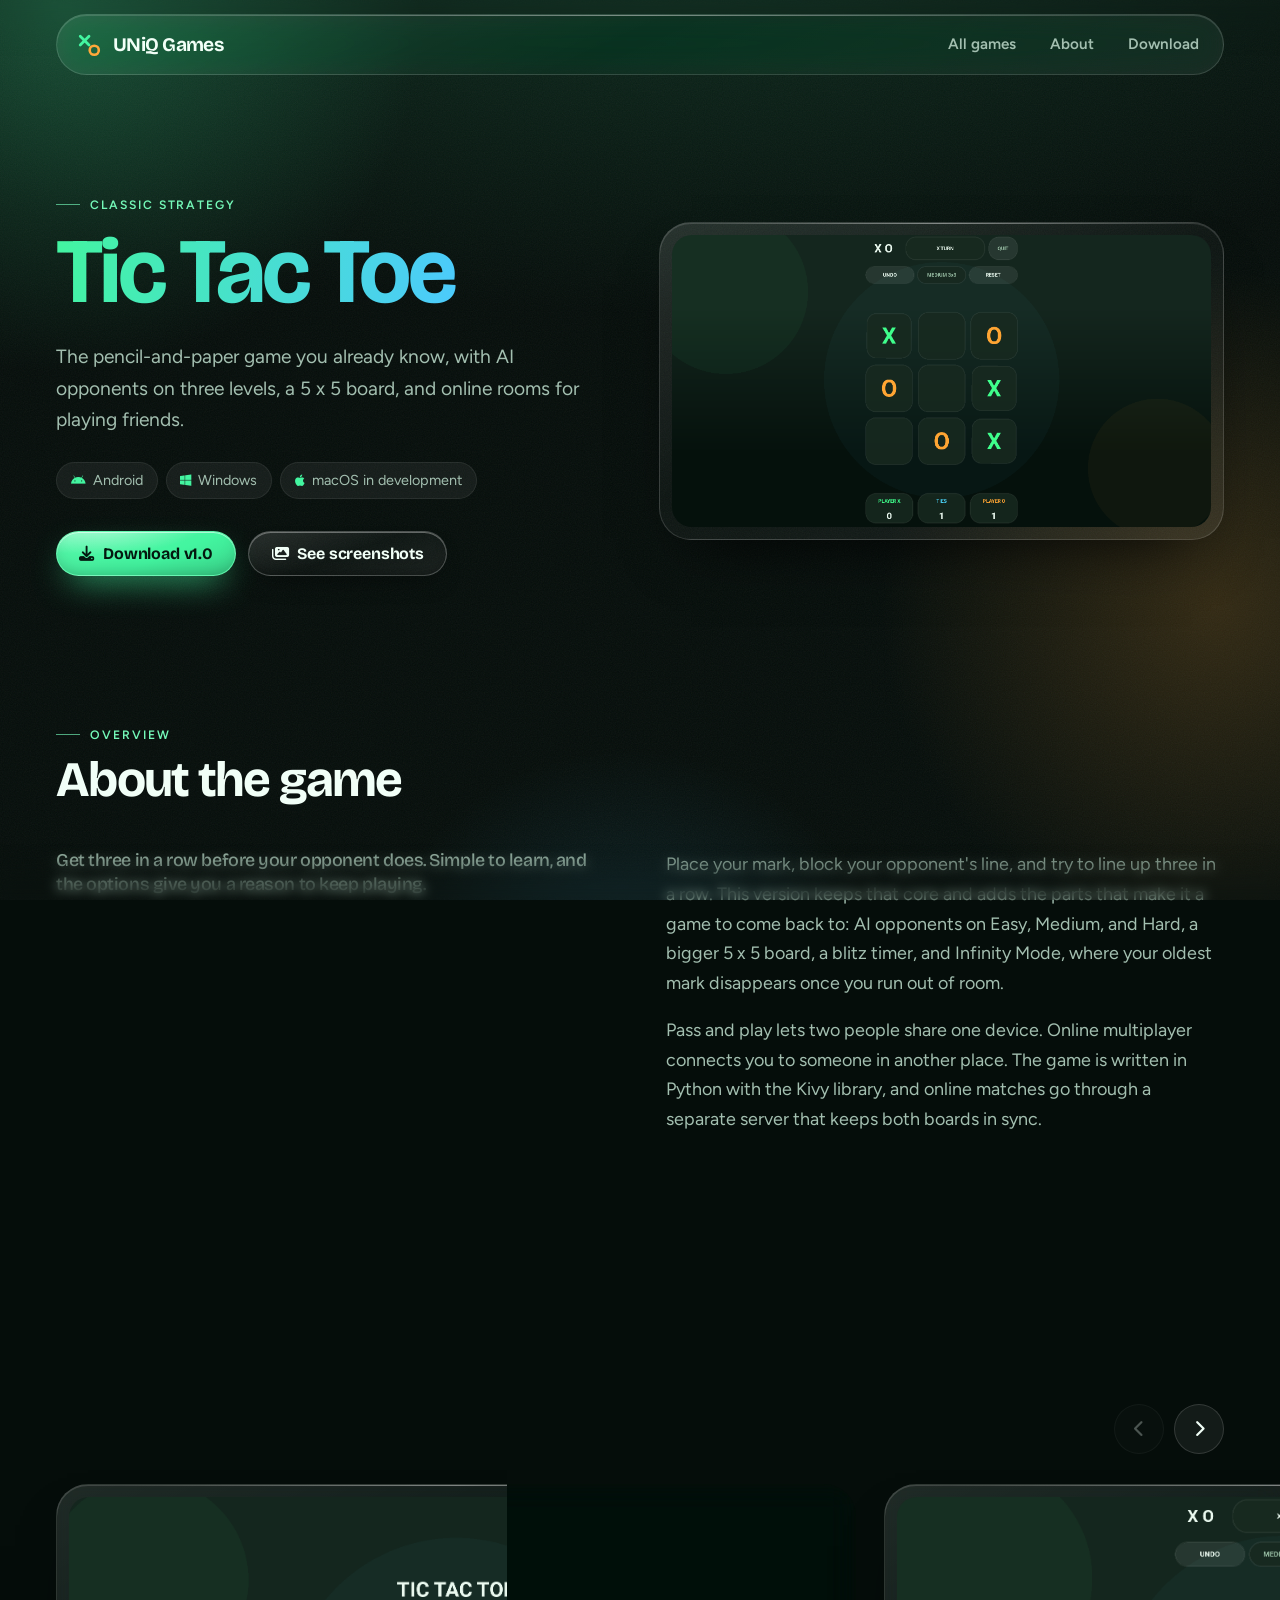
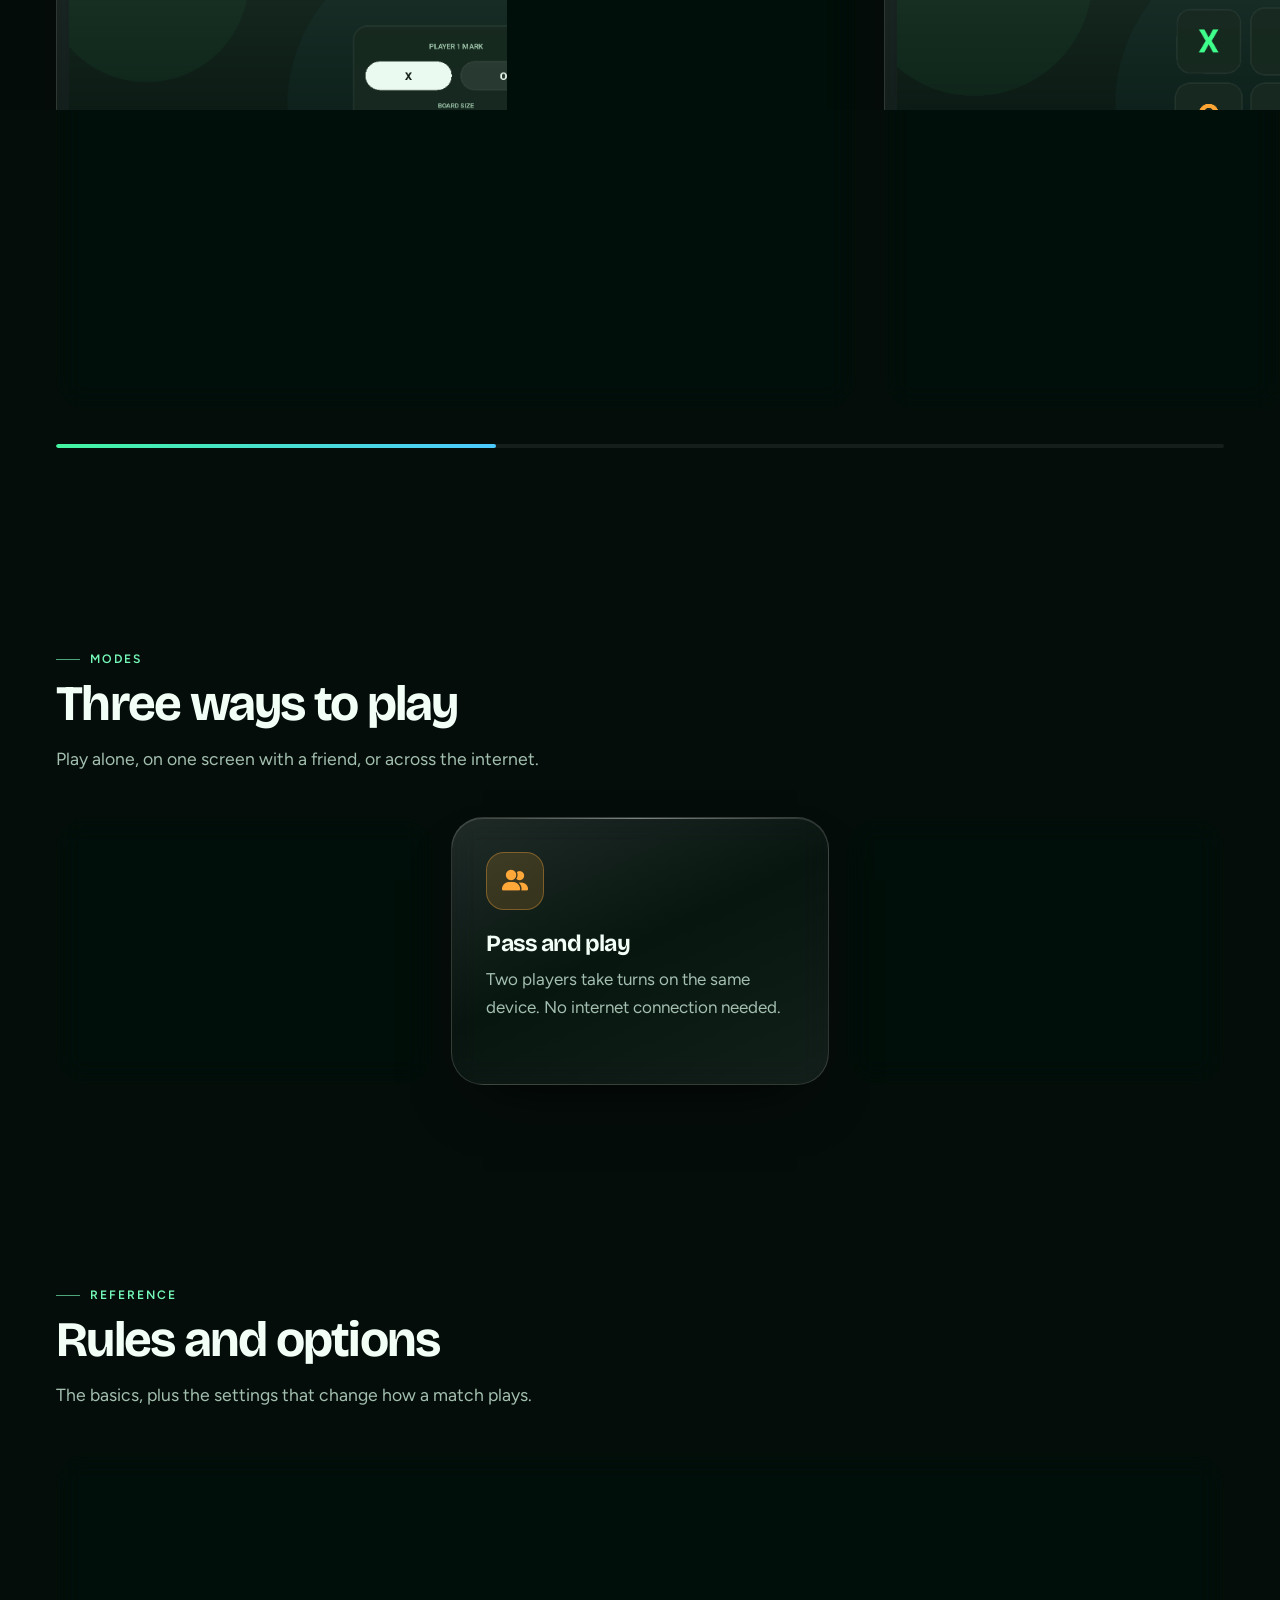
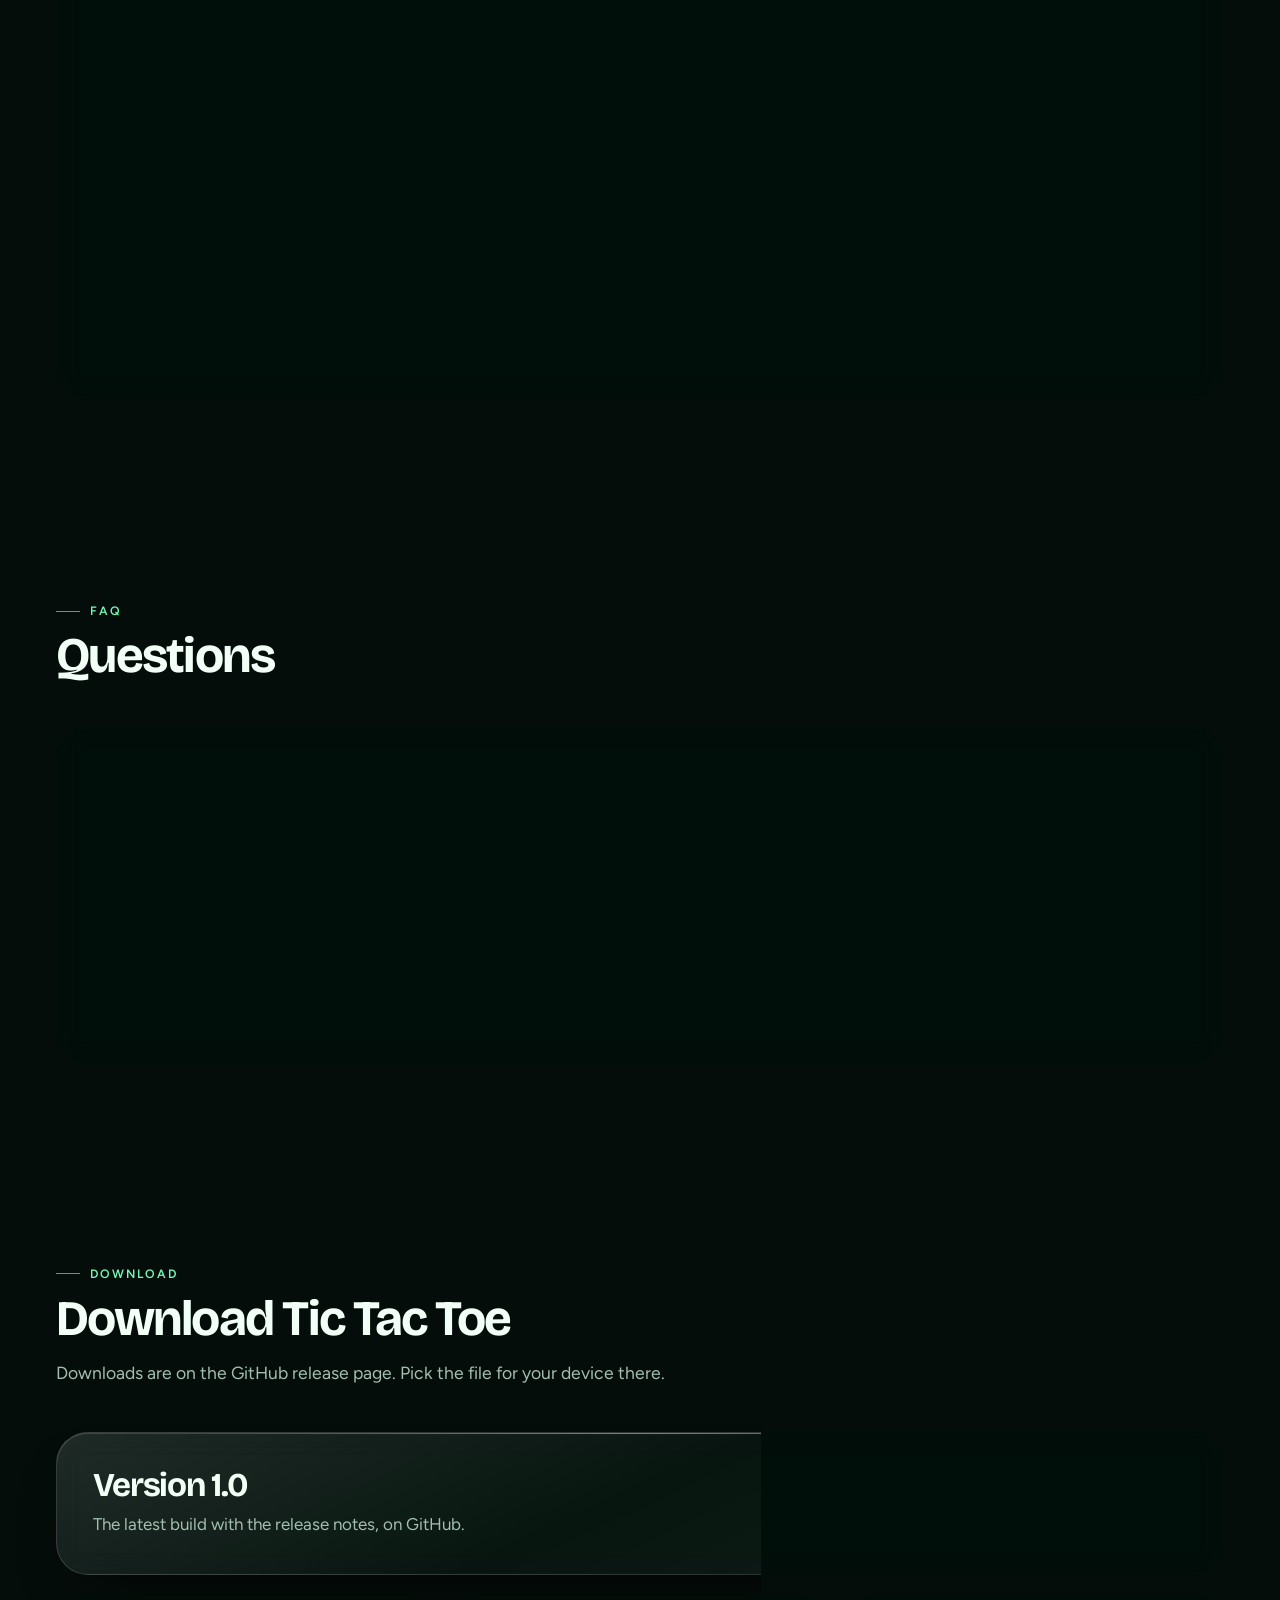
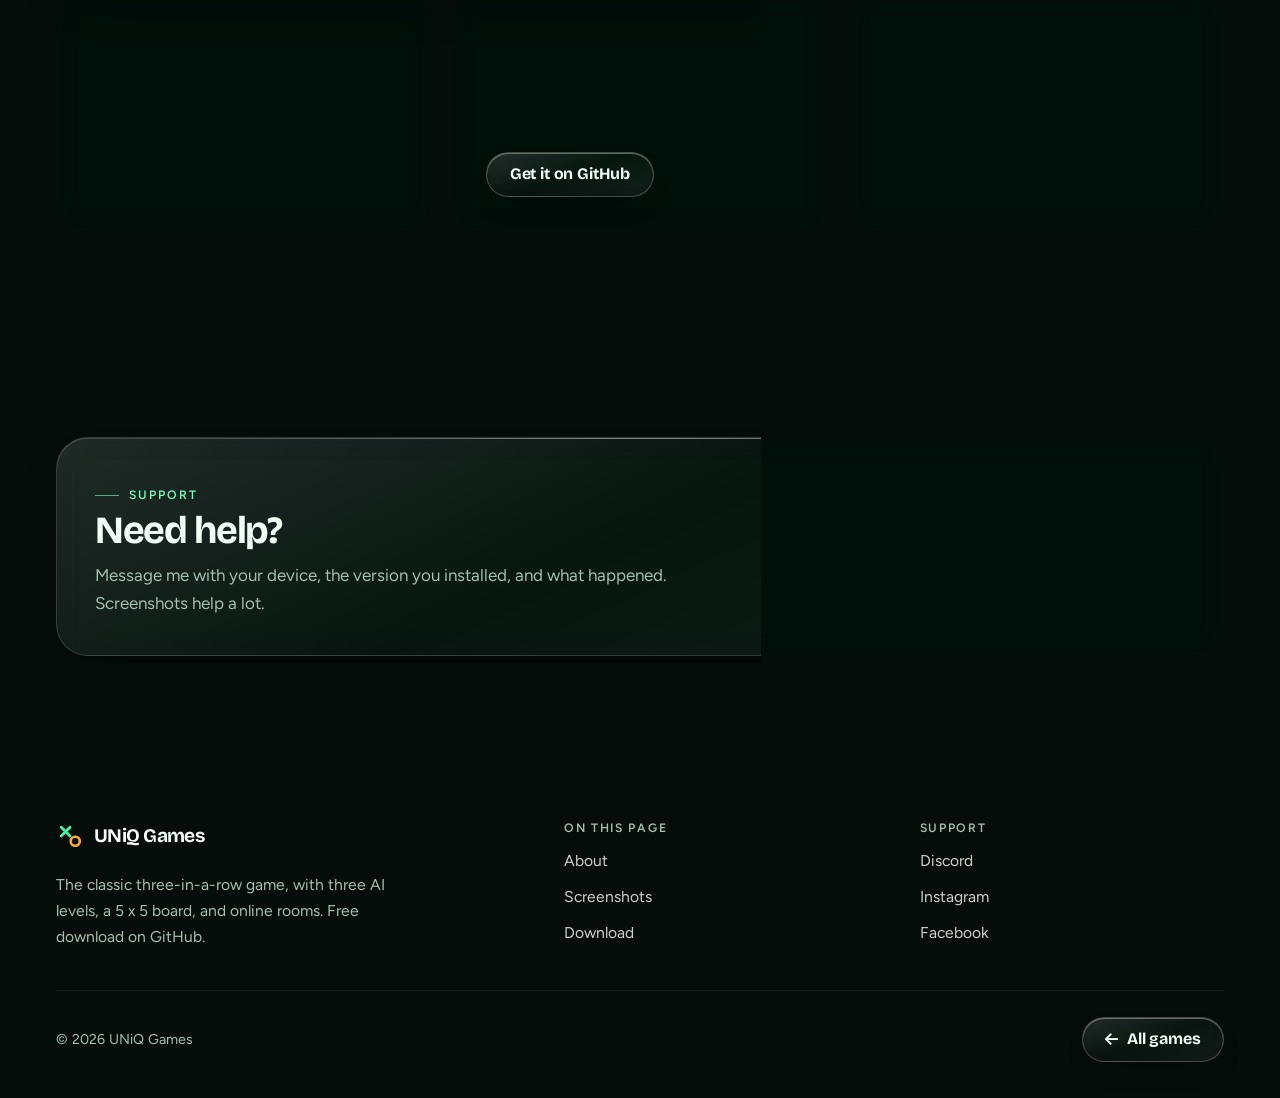
<file: public/tictactoe.html>
<!doctype html>
<html lang="en">
<head>
<meta charset="utf-8">
<meta name="viewport" content="width=device-width, initial-scale=1, viewport-fit=cover">
<title>Tic Tac Toe | UNiQ Games</title>
<meta name="description" content="Tic Tac Toe with three AI levels, a 5 x 5 board, pass and play, and online multiplayer. See the screenshots and download it from GitHub.">
<meta name="theme-color" content="#050d0a">
<link rel="icon" href="data:image/svg+xml,%3Csvg xmlns='http://www.w3.org/2000/svg' viewBox='0 0 32 32'%3E%3Crect width='32' height='32' rx='9' fill='%230a2018'/%3E%3Cpath d='M7 7l10 10M17 7L7 17' stroke='%2343f5a0' stroke-width='3.2' stroke-linecap='round'/%3E%3Ccircle cx='21.5' cy='21.5' r='5' fill='none' stroke='%23ffa83a' stroke-width='3'/%3E%3C/svg%3E">
<link rel="preconnect" href="https://fonts.googleapis.com">
<link rel="preconnect" href="https://fonts.gstatic.com" crossorigin>
<link href="https://fonts.googleapis.com/css2?family=Bricolage+Grotesque:opsz,wght@12..96,500..800&family=Figtree:wght@400;500;600;700&display=swap" rel="stylesheet">
<link rel="stylesheet" href="https://cdnjs.cloudflare.com/ajax/libs/font-awesome/6.4.0/css/all.min.css">
<link rel="stylesheet" href="style.css">
</head>
<body data-page="tictactoe">
<a class="skip" href="#main">Skip to content</a>
<div class="scroll-progress" aria-hidden="true"><i></i></div>
<div class="edge-blur top" aria-hidden="true"></div>
<div class="edge-blur bottom" aria-hidden="true"></div>
<div class="ambient" aria-hidden="true">
  <div class="orb orb-1"></div>
  <div class="orb orb-2"></div>
  <div class="orb orb-3"></div>
  <div class="grain"></div>
</div>
<nav class="wrap nav-shell" aria-label="Main">
  <div class="nav glass">
    <a class="brand" href="index.html">
      <svg class="mark" width="28" height="28" viewBox="0 0 32 32" aria-hidden="true">
        <path d="M6 6l10 10M16 6L6 16" style="stroke: var(--accent)" stroke-width="3.2" stroke-linecap="round" fill="none"/>
        <circle cx="22" cy="22" r="5.2" style="stroke: var(--accent-2)" stroke-width="3" fill="none"/>
      </svg>
      UNiQ Games
    </a>
    <div class="nav-links">
      <a href="index.html">All games</a>
      <a href="#about">About</a>
      <a href="#download">Download</a>
    </div>
  </div>
</nav>

<main id="main">
  <!-- ===== Hero ===== -->
  <header class="wrap game-hero">
    <div class="rv" style="--d: 0ms">
      <p class="eyebrow">Classic strategy</p>
      <h1 class="grad">Tic Tac Toe</h1>
      <p class="lead">The pencil-and-paper game you already know, with AI opponents on three levels, a 5 x 5 board, and online rooms for playing friends.</p>
      <div class="chips">
        <span class="chip"><i class="fa-brands fa-android"></i>Android</span>
        <span class="chip"><i class="fa-brands fa-windows"></i>Windows</span>
        <span class="chip"><i class="fa-brands fa-apple"></i>macOS in development</span>
      </div>
      <div class="cta">
        <a class="btn btn-primary" data-download="tictactoe"><i class="fa-solid fa-download"></i><span>Download v1.0</span></a>
        <a class="btn btn-ghost" href="#gallery"><i class="fa-solid fa-images"></i><span>See screenshots</span></a>
      </div>
    </div>
    <div class="rv" style="--d: 160ms">
      <div class="glass frame tilt">
        <img src="images/tictactoe-board.png" width="1919" height="1037" alt="Tic Tac Toe match in progress with the undo and reset buttons and the score for each player" decoding="async">
      </div>
    </div>
  </header>

  <!-- ===== About ===== -->
  <section class="section" id="about" aria-labelledby="about-title">
    <div class="wrap">
      <div class="section-head rv">
        <p class="eyebrow">Overview</p>
        <h2 id="about-title">About the game</h2>
      </div>
      <div class="prose">
        <div class="rv" style="--d: 0ms">
          <p class="lede">Get three in a row before your opponent does. Simple to learn, and the options give you a reason to keep playing.</p>
        </div>
        <div class="rv" style="--d: 120ms">
          <p>Place your mark, block your opponent's line, and try to line up three in a row. This version keeps that core and adds the parts that make it a game to come back to: AI opponents on Easy, Medium, and Hard, a bigger 5 x 5 board, a blitz timer, and Infinity Mode, where your oldest mark disappears once you run out of room.</p>
          <p>Pass and play lets two people share one device. Online multiplayer connects you to someone in another place. The game is written in Python with the Kivy library, and online matches go through a separate server that keeps both boards in sync.</p>
        </div>
      </div>
    </div>
  </section>

  <!-- ===== Screenshots ===== -->
  <section class="section shelf" id="gallery" aria-labelledby="gallery-title">
    <div class="wrap shelf-head rv">
      <div>
        <p class="eyebrow">Gallery</p>
        <h2 id="gallery-title">Screenshots</h2>
        <p>Click any picture to see it larger. Swipe to see the rest.</p>
      </div>
      <div class="shelf-ctrl">
        <button class="round" type="button" data-prev aria-label="Previous screenshot"><i class="fa-solid fa-chevron-left"></i></button>
        <button class="round" type="button" data-next aria-label="Next screenshot"><i class="fa-solid fa-chevron-right"></i></button>
      </div>
    </div>

    <div class="track" tabindex="0" aria-label="Screenshots">
      <figure class="shot glass">
        <button class="thumb" type="button" data-zoom data-group="ttt"
          data-src="images/tictactoe-menu.png"
          data-alt="Tic Tac Toe main menu with mark and board size choices"
          data-caption="Main menu. Pick X or O, choose the board size, then start a match.">
          <img src="images/tictactoe-menu.png" width="1919" height="1042" alt="Tic Tac Toe main menu with mark and board size choices" loading="lazy" decoding="async">
        </button>
        <figcaption>
          <strong>Main menu</strong>
          <span>Pick X or O, choose the board size, then start a match.</span>
        </figcaption>
      </figure>

      <figure class="shot glass">
        <button class="thumb" type="button" data-zoom data-group="ttt"
          data-src="images/tictactoe-board.png"
          data-alt="A Tic Tac Toe match in progress on the 3 by 3 board"
          data-caption="A match in progress. Undo, reset, or quit at any time, and the score stays on screen.">
          <img src="images/tictactoe-board.png" width="1919" height="1037" alt="A Tic Tac Toe match in progress on the 3 by 3 board" loading="lazy" decoding="async">
        </button>
        <figcaption>
          <strong>In a match</strong>
          <span>Undo, reset, or quit at any time, and the score stays on screen.</span>
        </figcaption>
      </figure>

      <figure class="shot glass">
        <button class="thumb" type="button" data-zoom data-group="ttt"
          data-src="images/tictactoe-settings.png"
          data-alt="Settings with theme, undo, blitz timer, infinity mode and volume"
          data-caption="Settings. Turn Undo, Blitz Timer, and Infinity Mode on or off, and adjust the sound and music volume.">
          <img src="images/tictactoe-settings.png" width="1919" height="1041" alt="Settings with theme, undo, blitz timer, infinity mode and volume" loading="lazy" decoding="async">
        </button>
        <figcaption>
          <strong>Settings</strong>
          <span>Turn Undo, Blitz Timer, and Infinity Mode on or off, and adjust the sound and music.</span>
        </figcaption>
      </figure>

      <figure class="shot glass">
        <button class="thumb" type="button" data-zoom data-group="ttt"
          data-src="images/tictactoe-stats.png"
          data-alt="Lifetime statistics for Easy, Medium and Hard"
          data-caption="Lifetime statistics. Wins, losses, and ties are tracked for each AI level.">
          <img src="images/tictactoe-stats.png" width="1919" height="1038" alt="Lifetime statistics for Easy, Medium and Hard" loading="lazy" decoding="async">
        </button>
        <figcaption>
          <strong>Lifetime statistics</strong>
          <span>Wins, losses, and ties are tracked separately for Easy, Medium, and Hard.</span>
        </figcaption>
      </figure>
    </div>

    <div class="progress" aria-hidden="true"><i></i></div>
  </section>

  <!-- ===== Ways to play ===== -->
  <section class="section" aria-labelledby="modes-title">
    <div class="wrap">
      <div class="section-head rv">
        <p class="eyebrow">Modes</p>
        <h2 id="modes-title">Three ways to play</h2>
        <p>Play alone, on one screen with a friend, or across the internet.</p>
      </div>
      <div class="modes">
        <article class="panel glass hoverable rv" style="--d: 0ms">
          <div class="icon t-a"><i class="fa-solid fa-robot"></i></div>
          <h3>Play the AI</h3>
          <p>Choose Easy, Medium, or Hard, then play as X or O. Your results are saved for each level.</p>
        </article>
        <article class="panel glass hoverable rv" style="--d: 120ms">
          <div class="icon t-b"><i class="fa-solid fa-user-group"></i></div>
          <h3>Pass and play</h3>
          <p>Two players take turns on the same device. No internet connection needed.</p>
        </article>
        <article class="panel glass hoverable rv" style="--d: 240ms">
          <div class="icon t-c"><i class="fa-solid fa-globe"></i></div>
          <h3>Online multiplayer</h3>
          <p>Join a cloud room and play someone on another device.</p>
        </article>
      </div>
    </div>
  </section>

  <!-- ===== Rules and options ===== -->
  <section class="section" id="rules" aria-labelledby="rules-title">
    <div class="wrap">
      <div class="section-head rv">
        <p class="eyebrow">Reference</p>
        <h2 id="rules-title">Rules and options</h2>
        <p>The basics, plus the settings that change how a match plays.</p>
      </div>
      <div class="panel glass rv">
        <dl class="spec">
          <div>
            <dt>Board size</dt>
            <dd>Choose 3 x 3 or 5 x 5 before you start. X always goes first.</dd>
          </div>
          <div>
            <dt>Winning line</dt>
            <dd>On the 3 x 3 board you need three in a row. On the 5 x 5 board you need four. Rows, columns, and diagonals all count.</dd>
          </div>
          <div>
            <dt>Blitz Timer</dt>
            <dd>Each turn gets a 5 second clock. If it runs out, a random move is played for you.</dd>
          </div>
          <div>
            <dt>Infinity Mode</dt>
            <dd>Each player can keep only 3 marks on the 3 x 3 board, or 4 on the 5 x 5 board. Placing another mark makes your oldest one disappear, so matches rarely end in a tie.</dd>
          </div>
          <div>
            <dt>Undo</dt>
            <dd>Take back a move during a match. The Undo button can be turned on or off in Settings.</dd>
          </div>
          <div>
            <dt>Sound and theme</dt>
            <dd>Sound effects and music each have their own volume. The theme is Forest Mint.</dd>
          </div>
        </dl>
      </div>
    </div>
  </section>

  <!-- ===== FAQ ===== -->
  <section class="section" aria-labelledby="faq-title">
    <div class="wrap">
      <div class="section-head rv">
        <p class="eyebrow">FAQ</p>
        <h2 id="faq-title">Questions</h2>
      </div>
      <div class="glass faq rv">
        <details>
          <summary>Does it need the internet?</summary>
          <p class="ans">Play the AI and Pass and play work without a connection. Online multiplayer needs one.</p>
        </details>
        <details>
          <summary>Which file should I download?</summary>
          <p class="ans">Use the release page linked above, then pick the file for your device: an APK for Android, or the Windows installer.</p>
        </details>
        <details>
          <summary>Can I play on a Mac?</summary>
          <p class="ans">Not yet. A macOS version is in development.</p>
        </details>
        <details>
          <summary>Something is not working. What do I send?</summary>
          <p class="ans">Message me on Discord, Instagram, or Facebook. Include your device, the version you installed, and what you were doing when the problem happened.</p>
        </details>
      </div>
    </div>
  </section>

  <!-- ===== Download ===== -->
  <section class="section" id="download" aria-labelledby="download-title">
    <div class="wrap">
      <div class="section-head rv">
        <p class="eyebrow">Download</p>
        <h2 id="download-title">Download Tic Tac Toe</h2>
        <p>Downloads are on the GitHub release page. Pick the file for your device there.</p>
      </div>
      <div class="glass download-cta rv">
        <div>
          <h3>Version 1.0</h3>
          <p>The latest build with the release notes, on GitHub.</p>
        </div>
        <a class="btn btn-primary" data-download="tictactoe"><i class="fa-brands fa-github"></i><span>Open the release page</span></a>
      </div>
      <div class="platforms">
        <article class="tile glass hoverable rv" style="--d: 0ms">
          <i class="fa-brands fa-android big" style="color: var(--accent)"></i>
          <h3>Android</h3>
          <p>APK file for phones and tablets.</p>
          <a class="btn btn-ghost" data-download="tictactoe"><span>Get it on GitHub</span></a>
        </article>
        <article class="tile glass hoverable rv" style="--d: 120ms">
          <i class="fa-brands fa-windows big" style="color: var(--accent-3)"></i>
          <h3>Windows</h3>
          <p>Installer for Windows computers.</p>
          <a class="btn btn-ghost" data-download="tictactoe"><span>Get it on GitHub</span></a>
        </article>
        <article class="tile glass soon rv" style="--d: 240ms">
          <i class="fa-brands fa-apple big" style="color: var(--muted)"></i>
          <h3>macOS</h3>
          <p>In development.</p>
        </article>
      </div>
    </div>
  </section>

  <!-- ===== Support ===== -->
  <section class="section" id="support" aria-labelledby="support-title">
    <div class="wrap">
      <div class="support glass rv">
        <div>
          <p class="eyebrow">Support</p>
          <h2 id="support-title">Need help?</h2>
          <p>Message me with your device, the version you installed, and what happened. Screenshots help a lot.</p>
        </div>
        <div class="socials">
          <a href="https://www.facebook.com/profile.php?id=61586252369183" target="_blank" rel="noopener noreferrer" aria-label="Facebook"><i class="fa-brands fa-facebook-f"></i></a>
          <a href="https://www.instagram.com/steveryder14?utm_source=ig_web_button_share_sheet&amp;igsh=ZDNlZDc0MzIxNw==" target="_blank" rel="noopener noreferrer" aria-label="Instagram"><i class="fa-brands fa-instagram"></i></a>
          <a href="https://discord.com/users/1295468302537195520" target="_blank" rel="noopener noreferrer" aria-label="Discord"><i class="fa-brands fa-discord"></i></a>
        </div>
      </div>
    </div>
  </section>
</main>

<footer class="footer">
  <div class="wrap footer-grid">
    <div class="footer-brand">
      <a class="brand" href="index.html">
        <svg class="mark" width="28" height="28" viewBox="0 0 32 32" aria-hidden="true">
          <path d="M6 6l10 10M16 6L6 16" style="stroke: var(--accent)" stroke-width="3.2" stroke-linecap="round" fill="none"/>
          <circle cx="22" cy="22" r="5.2" style="stroke: var(--accent-2)" stroke-width="3" fill="none"/>
        </svg>
        UNiQ Games
      </a>
      <p>The classic three-in-a-row game, with three AI levels, a 5 x 5 board, and online rooms. Free download on GitHub.</p>
    </div>
    <nav class="footer-col" aria-label="On this page">
      <h4>On this page</h4>
      <a href="#about">About</a>
      <a href="#gallery">Screenshots</a>
      <a href="#download">Download</a>
    </nav>
    <div class="footer-col">
      <h4>Support</h4>
      <a href="https://discord.com/users/1295468302537195520" target="_blank" rel="noopener noreferrer">Discord</a>
      <a href="https://www.instagram.com/steveryder14?utm_source=ig_web_button_share_sheet&amp;igsh=ZDNlZDc0MzIxNw==" target="_blank" rel="noopener noreferrer">Instagram</a>
      <a href="https://www.facebook.com/profile.php?id=61586252369183" target="_blank" rel="noopener noreferrer">Facebook</a>
    </div>
  </div>
  <div class="wrap footer-row">
    <small>&copy; <span data-year>2026</span> UNiQ Games</small>
    <a class="btn btn-ghost" href="index.html"><i class="fa-solid fa-arrow-left"></i><span>All games</span></a>
  </div>
</footer>

<button class="to-top" type="button" aria-label="Back to top"><i class="fa-solid fa-chevron-up"></i></button>
<script src="site.js" defer></script>
</body>
</html>
</file>
<file: public/style.css>
/* ==========================================================================
   UNiQ Games - shared styles
   Every page links this file. Theme overrides per page live at the bottom
   of the tokens block (body[data-page="checkers"]).
   ========================================================================== */

/* ============ TOKENS ============ */
:root {
  --bg: #050d0a;
  --ink: #f1fff7;
  --muted: #a3bfb0;
  --glass: rgba(255, 255, 255, 0.06);
  --glass-2: rgba(255, 255, 255, 0.11);
  --line: rgba(255, 255, 255, 0.14);
  --line-2: rgba(255, 255, 255, 0.07);
  --r-xl: 32px;
  --r-lg: 22px;
  --pill: 999px;
  --ease: cubic-bezier(0.22, 1, 0.36, 1);
  --spring: cubic-bezier(0.34, 1.56, 0.64, 1);
  --pad: clamp(20px, 5vw, 56px);
  --max: 1180px;
  --blur: 14px;
  --f-display: "Bricolage Grotesque", "Trebuchet MS", system-ui, sans-serif;
  --f-body: "Figtree", "Segoe UI", system-ui, sans-serif;

  --accent: #43f5a0;
  --accent-2: #ffa83a;
  --accent-3: #4cc9ff;
  --accent-ink: #04180f;
}

/* Royal Tide — Checkers page keeps its own palette */
body[data-page="checkers"] {
  --accent: #5b8fd6;
  --accent-2: #e0536a;
  --accent-3: #e3b23c;
  --accent-ink: #ffffff;
  --bg: #070b16;
  --muted: #9db2d1;
}

/* ============ BASE ============ */
*, *::before, *::after { box-sizing: border-box; }
html { -webkit-text-size-adjust: 100%; scroll-behavior: smooth; scroll-padding-top: 110px; }
body {
  margin: 0;
  min-height: 100vh;
  background: var(--bg);
  color: var(--ink);
  font: 400 1.0625rem/1.65 var(--f-body);
  -webkit-font-smoothing: antialiased;
  overflow-x: hidden;
}
img { display: block; max-width: 100%; height: auto; }
a { color: inherit; }
p { margin: 0; }
button { font: inherit; color: inherit; }
h1, h2, h3, h4 {
  margin: 0;
  font-family: var(--f-display);
  font-weight: 700;
  line-height: 1.02;
  letter-spacing: -0.035em;
}
.wrap { width: min(var(--max), 100% - 2 * var(--pad)); margin-inline: auto; }
:focus-visible { outline: 2px solid var(--accent); outline-offset: 3px; border-radius: 8px; }
.skip {
  position: absolute; left: 16px; top: -70px; z-index: 300;
  padding: 10px 18px; border-radius: var(--pill);
  background: var(--accent); color: var(--accent-ink); font-weight: 700; text-decoration: none;
  transition: top 0.4s var(--ease);
}
.skip:focus { top: 12px; }

/* ============ SCROLL PROGRESS ============ */
.scroll-progress {
  position: fixed; top: 0; left: 0; right: 0; height: 3px; z-index: 400;
  pointer-events: none;
}
.scroll-progress i {
  display: block; height: 100%; width: 100%;
  background: linear-gradient(90deg, var(--accent), var(--accent-3), var(--accent-2));
  transform: scaleX(0); transform-origin: 0 50%;
  box-shadow: 0 0 12px color-mix(in srgb, var(--accent) 60%, transparent);
}

/* ============ AMBIENT BACKGROUND ============ */
/* Fixed and still: depth comes from the layered gradients, while the only
   pointer-driven motion lives on the 3D showcase. */
.ambient {
  position: fixed; inset: 0; z-index: -1; overflow: hidden; pointer-events: none;
  background: radial-gradient(130% 80% at 50% -12%, color-mix(in srgb, var(--accent) 16%, var(--bg)) 0%, var(--bg) 58%);
}
.orb { position: absolute; border-radius: 50%; }
.orb-1 {
  width: 62vmax; height: 62vmax; left: -26vmax; top: -30vmax;
  background: radial-gradient(circle, color-mix(in srgb, var(--accent) 24%, transparent), transparent 64%);
}
.orb-2 {
  width: 58vmax; height: 58vmax; right: -24vmax; top: 26vh;
  background: radial-gradient(circle, color-mix(in srgb, var(--accent-2) 18%, transparent), transparent 64%);
}
.orb-3 {
  width: 46vmax; height: 46vmax; left: 26vw; bottom: -32vmax;
  background: radial-gradient(circle, color-mix(in srgb, var(--accent-3) 15%, transparent), transparent 64%);
}
.grain {
  position: absolute; inset: 0; opacity: 0.06;
  background-image: url("data:image/svg+xml,%3Csvg xmlns='http://www.w3.org/2000/svg' width='180' height='180'%3E%3Cfilter id='n'%3E%3CfeTurbulence type='fractalNoise' baseFrequency='.85' numOctaves='3' stitchTiles='stitch'/%3E%3C/filter%3E%3Crect width='100%25' height='100%25' filter='url(%23n)'/%3E%3C/svg%3E");
}

/* ============ 3D SHOWCASE ============ */
/* One curated stage in the home hero. The cube and orbit ring stay inside
   this panel, so they never drift over headings or copy. */
aside.showcase { padding: 12px; border-radius: var(--r-xl); }
.showcase-stage {
  position: relative;
  display: grid; place-items: center;
  height: clamp(270px, 32vw, 370px);
  overflow: hidden;
  border-radius: calc(var(--r-xl) - 10px);
  border: 1px solid var(--line-2);
  perspective: 1000px;
  cursor: grab;
  touch-action: pan-y;
  -webkit-user-select: none; user-select: none;
  background:
    radial-gradient(120% 90% at 50% 8%, color-mix(in srgb, var(--accent) 13%, transparent), transparent 60%),
    linear-gradient(180deg, rgba(255, 255, 255, 0.05), rgba(255, 255, 255, 0.015));
}
.stage-glow {
  position: absolute; inset: auto 0 -18% 0; height: 62%;
  background: radial-gradient(50% 62% at 50% 100%, color-mix(in srgb, var(--accent) 30%, transparent), transparent 72%);
  filter: blur(14px);
}
.stage-halo {
  position: absolute; inset: 0; z-index: 0;
  background: radial-gradient(190px circle at var(--mx, 50%) var(--my, 42%), color-mix(in srgb, var(--accent) 24%, transparent), transparent 68%);
  opacity: 0; transition: opacity 0.5s ease; pointer-events: none;
}
.showcase-stage.is-live .stage-halo { opacity: 1; }
.stage-floor {
  position: absolute; left: 50%; bottom: 15%;
  width: 60%; aspect-ratio: 5 / 2;
  transform: translateX(-50%) rotateX(74deg);
  border-radius: 50%;
  border: 1px solid color-mix(in srgb, var(--accent) 28%, transparent);
  background: radial-gradient(closest-side, color-mix(in srgb, var(--accent) 14%, transparent), transparent);
}
.stage-float {
  position: relative; z-index: 2;
  scale: 1;
  transform-style: preserve-3d;
  animation: stageFloat 9s ease-in-out infinite alternate;
  transition: scale 0.5s var(--ease);
}
.showcase-stage.is-live .stage-float { animation-play-state: paused; scale: 1.04; }
.showcase-stage.is-dragging { cursor: grabbing; }
.showcase-stage.is-dragging .stage-float { scale: 1.06; }
.showcase-stage:focus-visible {
  outline: 2px solid color-mix(in srgb, var(--accent) 70%, transparent);
  outline-offset: 3px;
}
@keyframes stageFloat {
  from { transform: translate3d(0, -9px, 0); }
  to   { transform: translate3d(0, 11px, 0); }
}
.stage-tilt {
  transform-style: preserve-3d;
  transform: rotateX(var(--tilt-x, 0deg)) rotateY(var(--tilt-y, 0deg));
  transition: transform 0.5s var(--ease);
}
.showcase-stage.is-live .stage-tilt { transition-duration: 0.1s; }
/* Drag layer: accumulates pointer rotation. No transition while dragging or
   coasting so the cube tracks the hand exactly, easing only for key steps. */
.stage-spin {
  transform-style: preserve-3d;
  transform: rotateX(var(--spin-x, 0deg)) rotateY(var(--spin-y, 0deg));
  transition: transform 0.35s var(--ease);
}
.showcase-stage.is-dragging .stage-spin,
.showcase-stage.is-spinning .stage-spin { transition: none; }
.showcase-stage.is-live .cube { animation-play-state: paused; }
.showcase-stage.is-dragging .cube { animation-play-state: paused; }
.stage-ring {
  position: absolute; left: 50%; top: 47%; z-index: 1;
  translate: -50% -50%;
  transform: rotateY(calc(var(--tilt-y, 0deg) * -0.28)) rotateX(calc(var(--tilt-x, 0deg) * 0.18));
  transition: transform 0.5s var(--ease);
  perspective: 900px;
  opacity: 0.9;
}
.showcase-stage.is-live .stage-ring { transition-duration: 0.1s; }
.stage-hint {
  position: absolute; right: 12px; bottom: 10px; z-index: 3;
  display: inline-flex; align-items: center; gap: 0.45em;
  padding: 0.42em 0.72em; border-radius: var(--pill);
  font: 600 0.7rem/1 var(--f-body); letter-spacing: 0.04em;
  color: var(--muted); background: rgba(255, 255, 255, 0.07);
  border: 1px solid rgba(255, 255, 255, 0.12);
  pointer-events: none; opacity: 0.9;
  transition: opacity 0.4s ease;
}
.stage-hint i { font-size: 0.85em; }
.showcase-stage.has-spun .stage-hint { opacity: 0; }
.showcase-legend {
  display: flex; flex-wrap: wrap; align-items: center; justify-content: space-between;
  gap: 10px 18px; padding: 14px 8px 2px;
}
.showcase-legend span {
  display: inline-flex; align-items: center; gap: 0.55em;
  color: var(--muted); font-weight: 600; font-size: 0.9rem;
}
.showcase-legend i { font-size: 0.8em; }

/* Glass cube */
.cube {
  --s: 90px;
  width: var(--s); height: var(--s); position: relative;
  transform-style: preserve-3d;
  animation: cubeSpin 30s linear infinite;
}
@keyframes cubeSpin {
  from { transform: rotateX(-22deg) rotateY(0deg); }
  to   { transform: rotateX(-22deg) rotateY(360deg); }
}
.cube .face {
  position: absolute; inset: 0; border-radius: 18px;
  display: grid; place-items: center;
  border: 1px solid rgba(255, 255, 255, 0.22);
  background: linear-gradient(150deg, rgba(255, 255, 255, 0.14), rgba(255, 255, 255, 0.02) 52%, rgba(255, 255, 255, 0.09));
  box-shadow: inset 0 0 24px rgba(255, 255, 255, 0.06), 0 24px 60px -24px rgba(0, 0, 0, 0.7);
}
.cube .face i { font-size: calc(var(--s) * 0.42); color: rgba(255, 255, 255, 0.5); }
.cube .face.f-x i { color: color-mix(in srgb, var(--accent) 75%, transparent); text-shadow: 0 0 18px color-mix(in srgb, var(--accent) 55%, transparent); }
.cube .face.f-o i { color: color-mix(in srgb, var(--accent-2) 75%, transparent); text-shadow: 0 0 18px color-mix(in srgb, var(--accent-2) 55%, transparent); }
.cube .face.f-1 { transform: translateZ(calc(var(--s) / 2)); }
.cube .face.f-2 { transform: rotateY(90deg) translateZ(calc(var(--s) / 2)); }
.cube .face.f-3 { transform: rotateY(180deg) translateZ(calc(var(--s) / 2)); }
.cube .face.f-4 { transform: rotateY(-90deg) translateZ(calc(var(--s) / 2)); }
.cube .face.f-5 { transform: rotateX(90deg) translateZ(calc(var(--s) / 2)); }
.cube .face.f-6 { transform: rotateX(-90deg) translateZ(calc(var(--s) / 2)); }

/* Glass orbit ring */
.orbit-tilt { transform: rotateX(68deg) rotateZ(-14deg); }
.orbit {
  display: block; width: var(--s, 150px); height: var(--s, 150px);
  border-radius: 50%;
  border: 1.5px solid rgba(255, 255, 255, 0.14);
  border-top-color: color-mix(in srgb, var(--accent) 65%, transparent);
  position: relative;
  animation: orbitSpin 14s linear infinite;
}
@keyframes orbitSpin { to { transform: rotateZ(360deg); } }
.orbit::before {
  content: ""; position: absolute; top: -5px; left: 50%;
  width: 11px; height: 11px; border-radius: 50%;
  background: var(--accent);
  box-shadow: 0 0 16px 2px color-mix(in srgb, var(--accent) 70%, transparent);
  transform: translateX(-50%);
}

/* ============ GLASS SURFACES ============ */
.glass {
  position: relative;
  isolation: isolate;
  overflow: hidden;
  background: linear-gradient(155deg, rgba(255, 255, 255, 0.12), rgba(255, 255, 255, 0.03) 48%, rgba(255, 255, 255, 0.07));
  border: 1px solid var(--line);
  border-radius: var(--r-lg);
  -webkit-backdrop-filter: blur(var(--blur)) saturate(180%);
  backdrop-filter: blur(var(--blur)) saturate(180%);
  box-shadow: inset 0 1px 0 rgba(255, 255, 255, 0.14), 0 30px 60px -32px rgba(0, 0, 0, 0.85);
}
/* Pointer-following light ring (desktop hover) */
.glass::before {
  content: ""; position: absolute; inset: 0; z-index: -1;
  border-radius: inherit; padding: 1px;
  background: radial-gradient(420px circle at var(--mx, 50%) var(--my, 0%), color-mix(in srgb, var(--accent) 70%, transparent), transparent 60%);
  -webkit-mask: linear-gradient(#000 0 0) content-box, linear-gradient(#000 0 0);
  -webkit-mask-composite: xor;
  mask-composite: exclude;
  opacity: 0; transition: opacity 0.5s ease; pointer-events: none;
}
.glass.hoverable:hover::before { opacity: 1; }
/* Specular edge - a hairline of light along the top of every glass pane */
.glass::after {
  content: ""; position: absolute; left: 8%; right: 8%; top: 0; height: 1px; z-index: -1;
  background: linear-gradient(90deg, transparent, rgba(255, 255, 255, 0.65), transparent);
  opacity: 0.55; pointer-events: none;
}
@supports not ((-webkit-backdrop-filter: blur(1px)) or (backdrop-filter: blur(1px))) {
  .glass { background: rgba(12, 34, 26, 0.94); }
  body[data-page="checkers"] .glass { background: rgba(13, 22, 42, 0.94); }
}

/* ============ BUTTONS & CHIPS ============ */
/* Liquid glass: a translucent pane with a pointer-following highlight,
   a sliding specular band, and a press ripple added by site.js. */
.btn {
  position: relative; isolation: isolate; overflow: hidden;
  display: inline-flex; align-items: center; justify-content: center; gap: 0.55em;
  padding: 0.85em 1.4em; border-radius: var(--pill);
  border: 1px solid rgba(255, 255, 255, 0.2);
  font: 700 1rem/1 var(--f-display); letter-spacing: -0.01em; text-decoration: none; white-space: nowrap;
  cursor: pointer; color: var(--ink);
  background: linear-gradient(160deg, rgba(255, 255, 255, 0.16), rgba(255, 255, 255, 0.035) 48%, rgba(255, 255, 255, 0.1));
  -webkit-backdrop-filter: blur(10px) saturate(160%);
  backdrop-filter: blur(10px) saturate(160%);
  box-shadow:
    inset 0 1px 0 rgba(255, 255, 255, 0.34),
    inset 0 -10px 20px -16px rgba(0, 0, 0, 0.7),
    0 12px 28px -16px rgba(0, 0, 0, 0.8);
  transition:
    transform 0.5s var(--spring),
    box-shadow 0.45s var(--ease),
    border-color 0.35s ease,
    color 0.35s ease,
    background-color 0.35s ease;
}
/* Cursor-following liquid light inside the glass */
.btn::before {
  content: ""; position: absolute; inset: 0; z-index: -1;
  background: radial-gradient(110px circle at var(--mx, 30%) var(--my, 25%), rgba(255, 255, 255, 0.45), transparent 68%);
  opacity: 0; transform: scale(0.7) rotate(0deg);
  transition: opacity 0.45s ease, transform 0.8s var(--ease);
  pointer-events: none;
}
.btn:hover::before { opacity: 1; transform: scale(1) rotate(6deg); }
/* Specular band that slides across on hover */
.btn::after {
  content: ""; position: absolute; top: -20%; left: -80%; width: 55%; height: 140%;
  z-index: -1;
  background: linear-gradient(100deg, transparent, rgba(255, 255, 255, 0.42), transparent);
  transform: skewX(-20deg); pointer-events: none;
  transition: left 0.85s var(--ease);
}
.btn:hover::after { left: 140%; }
.btn:hover {
  transform: translateY(-2px) scale(1.015);
  border-color: rgba(255, 255, 255, 0.4);
  box-shadow:
    inset 0 1px 0 rgba(255, 255, 255, 0.5),
    inset 0 -12px 22px -16px rgba(0, 0, 0, 0.7),
    0 18px 36px -16px rgba(0, 0, 0, 0.85);
}
.btn:active { transform: translateY(0) scale(0.965); transition-duration: 0.12s; }
.btn i { font-size: 0.95em; }
/* Click ripple */
.btn .ripple {
  position: absolute; z-index: -1; border-radius: 50%;
  background: radial-gradient(circle, rgba(255, 255, 255, 0.55), transparent 68%);
  transform: scale(0); opacity: 0.85; pointer-events: none;
  animation: btnRipple 0.7s var(--ease) forwards;
}
@keyframes btnRipple {
  to { transform: scale(1); opacity: 0; }
}
.btn-primary {
  border-color: color-mix(in srgb, var(--accent) 55%, rgba(255, 255, 255, 0.35));
  color: var(--accent-ink);
  background:
    radial-gradient(140% 160% at 20% -20%, rgba(255, 255, 255, 0.55), transparent 45%),
    linear-gradient(158deg, color-mix(in srgb, var(--accent) 90%, #fff), var(--accent) 58%, color-mix(in srgb, var(--accent) 88%, #000));
  box-shadow:
    inset 0 1px 0 rgba(255, 255, 255, 0.55),
    inset 0 -12px 22px -16px color-mix(in srgb, var(--accent-ink) 45%, transparent),
    0 14px 34px -12px color-mix(in srgb, var(--accent) 80%, transparent);
}
.btn-primary:hover {
  box-shadow:
    inset 0 1px 0 rgba(255, 255, 255, 0.65),
    inset 0 -12px 22px -16px color-mix(in srgb, var(--accent-ink) 45%, transparent),
    0 22px 44px -14px color-mix(in srgb, var(--accent) 90%, transparent);
}
.btn-ghost {
  color: var(--ink);
  background: linear-gradient(160deg, rgba(255, 255, 255, 0.13), rgba(255, 255, 255, 0.03) 50%, rgba(255, 255, 255, 0.08));
  border-color: rgba(255, 255, 255, 0.22);
}
.btn-ghost:hover {
  background: linear-gradient(160deg, rgba(255, 255, 255, 0.2), rgba(255, 255, 255, 0.06) 50%, rgba(255, 255, 255, 0.12));
  border-color: rgba(255, 255, 255, 0.4);
}
.btn[aria-disabled="true"] { opacity: 0.5; pointer-events: none; filter: saturate(0.4); }

.chips { display: flex; flex-wrap: wrap; gap: 8px; }
.chip {
  display: inline-flex; align-items: center; gap: 0.5em;
  padding: 0.4em 0.95em; border-radius: var(--pill);
  background: var(--glass); border: 1px solid var(--line-2);
  color: var(--muted); font-size: 0.9rem;
}
.chip i { color: var(--accent); font-size: 0.9em; }

/* ============ NAVIGATION ============ */
.nav-shell { position: sticky; top: 0; z-index: 60; padding-top: 14px; }
.nav {
  display: flex; align-items: center; justify-content: space-between; gap: 16px;
  padding: 8px 8px 8px 18px; border-radius: var(--pill);
  transition: box-shadow 0.5s ease, background-color 0.5s ease;
}
.nav.scrolled { box-shadow: inset 0 1px 0 rgba(255, 255, 255, 0.14), 0 20px 50px -20px rgba(0, 0, 0, 0.9); }
.brand {
  display: inline-flex; align-items: center; gap: 10px; white-space: nowrap;
  font: 700 1.2rem/1 var(--f-display); letter-spacing: -0.03em; text-decoration: none;
}
.brand .mark { animation: logoBob 8s ease-in-out infinite; }
@keyframes logoBob {
  0%, 100% { transform: rotate(-4deg) translateY(0); }
  50% { transform: rotate(4deg) translateY(-2px); }
}
.nav-links { display: flex; align-items: center; gap: 2px; }
.nav-links a {
  padding: 0.6em 1.05em; border-radius: var(--pill);
  color: var(--muted); font-weight: 600; font-size: 0.95rem; text-decoration: none;
  transition: color 0.3s ease, background-color 0.3s ease, box-shadow 0.3s ease;
}
.nav-links a:hover { color: var(--ink); background: var(--glass-2); }
.nav-links a.active {
  color: var(--ink); background: var(--glass-2);
  box-shadow: inset 0 0 0 1px color-mix(in srgb, var(--accent) 35%, transparent);
}

/* ============ REVEAL ON SCROLL (frosted blur-in, JS-gated) ============ */
.js .rv {
  opacity: 0;
  transform: translate3d(0, 14px, 0);
  filter: blur(3px);
  transition: opacity 0.8s var(--ease) var(--d, 0ms), transform 0.95s var(--ease) var(--d, 0ms), filter 0.9s var(--ease) var(--d, 0ms);
}
.js .rv.in { opacity: 1; transform: none; filter: blur(0); }

/* Progressive blur bands pinned to the viewport edges - content frosts
   as it scrolls in and out of view */
.edge-blur {
  position: fixed; left: 0; right: 0; z-index: 55; pointer-events: none;
  -webkit-backdrop-filter: blur(6px);
  backdrop-filter: blur(6px);
}
.edge-blur.top {
  top: 0; height: 56px;
  -webkit-mask-image: linear-gradient(180deg, #000 10%, transparent 100%);
  mask-image: linear-gradient(180deg, #000 10%, transparent 100%);
}
.edge-blur.bottom {
  bottom: 0; height: 56px;
  -webkit-mask-image: linear-gradient(0deg, #000 10%, transparent 100%);
  mask-image: linear-gradient(0deg, #000 10%, transparent 100%);
}

/* ============ TYPE ACCENTS ============ */
.eyebrow {
  display: inline-flex; align-items: center; gap: 10px;
  color: color-mix(in srgb, var(--accent) 72%, var(--ink));
  font: 600 0.76rem/1 var(--f-body);
  letter-spacing: 0.16em; text-transform: uppercase;
}
.eyebrow::before {
  content: ""; width: 24px; height: 1px;
  background: currentColor; opacity: 0.65;
}
.shelf-head .eyebrow { margin-bottom: 10px; }
.stats-band .eyebrow { margin-bottom: 16px; }

.grad {
  background: linear-gradient(100deg, var(--accent) 0%, var(--accent-3) 30%, var(--ink) 50%, var(--accent-2) 75%, var(--accent) 100%);
  background-size: 260% 100%;
  -webkit-background-clip: text; background-clip: text;
  color: transparent;
  animation: sheen 10s ease-in-out infinite alternate;
}
@keyframes sheen { from { background-position: 0% 50%; } to { background-position: 100% 50%; } }

/* ============ HOME HERO ============ */
.hero { padding: clamp(54px, 9vw, 104px) 0 clamp(40px, 6vw, 72px); }
.hero-split {
  display: grid; grid-template-columns: minmax(0, 1.05fr) minmax(0, 0.95fr);
  align-items: center; gap: clamp(36px, 5vw, 72px);
}
.hero h1 { font-size: clamp(2.9rem, 5.4vw, 4.6rem); max-width: 12ch; margin-top: 18px; }
.hero .lead { margin-top: 22px; }
.hero .cta { margin-top: 30px; }
.hero .chips { margin-top: 26px; }

/* ============ SHELF (horizontal slider) ============ */
.shelf { position: relative; }
.shelf-head {
  display: flex; flex-wrap: wrap; align-items: flex-end; justify-content: space-between; gap: 20px;
  margin-bottom: 16px;
}
.shelf-head h2 { font-size: clamp(1.9rem, 3.6vw, 2.7rem); }
.shelf-head p:not(.eyebrow) { color: var(--muted); margin-top: 8px; }
.shelf-ctrl { display: flex; gap: 10px; }
.shelf.is-static .shelf-ctrl,
.shelf.is-static .progress { display: none; }
.round {
  width: 50px; height: 50px; border-radius: 50%;
  display: grid; place-items: center; cursor: pointer;
  background: var(--glass); border: 1px solid var(--line); color: var(--ink);
  -webkit-backdrop-filter: blur(8px); backdrop-filter: blur(8px);
  transition: transform 0.45s var(--spring), background-color 0.35s ease, opacity 0.35s ease;
}
.round:hover:not(:disabled) { transform: translateY(-2px) scale(1.04); background: var(--glass-2); }
.round:active:not(:disabled) { transform: scale(0.94); }
.round:disabled { opacity: 0.3; cursor: default; }

.track {
  position: relative;
  display: flex; gap: clamp(16px, 2.4vw, 28px); margin: 0; list-style: none;
  padding: 14px max(var(--pad), calc((100vw - var(--max)) / 2)) 34px;
  scroll-padding-inline: max(var(--pad), calc((100vw - var(--max)) / 2));
  overflow-x: auto; overscroll-behavior-x: contain;
  scroll-snap-type: x mandatory;
  -webkit-overflow-scrolling: touch;
  scrollbar-width: none;
  cursor: grab;
}
.track::-webkit-scrollbar { display: none; }
.track.dragging { scroll-snap-type: none; cursor: grabbing; user-select: none; }
.track img { -webkit-user-drag: none; user-select: none; }
.progress {
  height: 4px; margin: 0 max(var(--pad), calc((100vw - var(--max)) / 2));
  border-radius: var(--pill); background: var(--line-2); overflow: hidden;
}
.progress i {
  display: block; height: 100%; width: 40%; border-radius: inherit;
  background: linear-gradient(90deg, var(--accent), var(--accent-3));
  will-change: transform;
}

/* ============ GAME CARDS ============ */
.track > li { flex: 0 0 auto; display: flex; scroll-snap-align: start; }
.card {
  flex: 1; display: flex; flex-direction: column;
  width: min(640px, 84vw); padding: 14px; border-radius: var(--r-xl);
  transition: transform 0.7s var(--ease), box-shadow 0.6s var(--ease);
}
.card:hover {
  transform: translate3d(0, -8px, 0);
  box-shadow: inset 0 1px 0 rgba(255, 255, 255, 0.14), 0 40px 80px -30px color-mix(in srgb, var(--accent) 35%, transparent);
}
.cover {
  position: relative; aspect-ratio: 16 / 9; overflow: hidden;
  border-radius: calc(var(--r-xl) - 12px); background: #06130d;
}
.cover img { width: 100%; height: 100%; object-fit: cover; object-position: center; transition: transform 1.2s var(--ease); }
.card:hover .cover img { transform: scale(1.05); }
.cover::after {
  content: ""; position: absolute; inset: 0; pointer-events: none;
  background: linear-gradient(180deg, transparent 55%, rgba(0, 0, 0, 0.35));
}
.card-body { display: grid; gap: 14px; padding: 24px 14px 14px; }
.card-title { font-size: clamp(1.9rem, 3.2vw, 2.5rem); }
.card-title a { text-decoration: none; }
/* Stretched link: clicking anywhere on the card (picture included) opens the game page */
.card-title a::after { content: ""; position: absolute; inset: 0; z-index: 1; border-radius: inherit; }
.card-body p { color: var(--muted); max-width: 52ch; }
.card-actions { display: flex; flex-wrap: wrap; gap: 10px; margin-top: 4px; }
.card .btn { position: relative; z-index: 2; }

/* Cursor-led depth for the game shelf */
.card {
  transform: perspective(1200px) rotateX(var(--rx, 0deg)) rotateY(var(--ry, 0deg));
  transform-style: preserve-3d;
  will-change: transform;
}
.card:hover {
  transform: perspective(1200px) rotateX(var(--rx, 0deg)) rotateY(var(--ry, 0deg)) translateY(-7px);
  box-shadow: inset 0 1px 0 rgba(255, 255, 255, 0.16), 0 42px 82px -30px color-mix(in srgb, var(--accent) 32%, transparent);
}
.card .cover { transform: translateZ(12px); }
.card .card-body { transform: translateZ(26px); }
.card .card-title a {
  text-shadow: 0 0 24px color-mix(in srgb, var(--accent) 30%, transparent);
}

/* ============ GAME PAGE HERO ============ */
.game-hero {
  display: grid; grid-template-columns: minmax(0, 1fr) minmax(0, 1.05fr);
  align-items: center; gap: clamp(30px, 5vw, 70px);
  padding: clamp(50px, 9vw, 110px) 0 clamp(30px, 5vw, 50px);
}
.game-hero h1 { font-size: clamp(3.1rem, 7.2vw, 5.8rem); }
.game-hero .eyebrow { margin-bottom: 14px; }
.lead { margin-top: 22px; color: var(--muted); font-size: clamp(1.05rem, 1.5vw, 1.22rem); max-width: 46ch; }
.game-hero .chips { margin-top: 26px; }
.cta { display: flex; flex-wrap: wrap; gap: 12px; margin-top: 32px; }
.frame { padding: 12px; border-radius: var(--r-xl); }
.frame img { width: 100%; border-radius: calc(var(--r-xl) - 12px); }
.tilt {
  transform: perspective(1100px) rotateX(var(--rx, 0deg)) rotateY(var(--ry, 0deg));
  transition: transform 0.5s var(--ease);
  will-change: transform;
}

/* ============ SECTIONS ============ */
.section { padding-block: clamp(56px, 8vw, 110px); }
.section-head { display: grid; gap: 14px; margin-bottom: clamp(26px, 4vw, 44px); max-width: 720px; }
.section-head h2 { font-size: clamp(2rem, 4vw, 3.1rem); }
.section-head p:not(.eyebrow) { color: var(--muted); font-size: 1.1rem; }
.prose { display: grid; grid-template-columns: 1fr 1fr; gap: clamp(26px, 4vw, 64px); align-items: start; }
.prose p { color: var(--muted); font-size: 1.12rem; }
.prose p + p { margin-top: 18px; }
.lede {
  font: 500 clamp(1.35rem, 2.4vw, 1.85rem) / 1.3 var(--f-display);
  letter-spacing: -0.025em; color: var(--ink);
}

/* ============ STATS BAND ============ */
.stats-band { margin-top: clamp(30px, 5vw, 56px); }
.stats {
  display: grid; grid-template-columns: repeat(4, minmax(0, 1fr));
  gap: 0; padding: clamp(20px, 3vw, 34px) 8px; border-radius: var(--r-xl);
}
.stat {
  position: relative; display: grid; gap: 4px; justify-items: center;
  text-align: center; padding: 12px clamp(8px, 2vw, 24px);
}
.stat::before {
  content: ""; position: absolute; left: 0; top: 16%; height: 68%; width: 1px;
  background: linear-gradient(180deg, transparent, var(--line), transparent);
}
.stat:first-child::before { display: none; }
.stat .num {
  font: 800 clamp(2.4rem, 5.4vw, 4rem)/1 var(--f-display);
  letter-spacing: -0.04em;
  background: linear-gradient(160deg, var(--ink), color-mix(in srgb, var(--accent) 65%, var(--ink)));
  -webkit-background-clip: text; background-clip: text; color: transparent;
  text-shadow: 0 0 40px color-mix(in srgb, var(--accent) 22%, transparent);
}
.stat .lbl { color: var(--muted); font-weight: 600; font-size: 0.95rem; }
@media (max-width: 640px) {
  .stats { grid-template-columns: repeat(2, minmax(0, 1fr)); row-gap: 14px; }
  .stat:nth-child(3)::before { display: none; }
}

/* ============ GALLERY ============ */
.shot {
  flex: 0 0 min(800px, 88vw); margin: 0; padding: 12px;
  border-radius: var(--r-xl); scroll-snap-align: start;
}
.thumb {
  all: unset;
  display: block; position: relative; width: 100%;
  border-radius: calc(var(--r-xl) - 12px); overflow: hidden; cursor: zoom-in;
  -webkit-tap-highlight-color: transparent;
}
.thumb:focus-visible { outline: 2px solid var(--accent); outline-offset: 3px; }
.thumb img { width: 100%; transition: transform 1s var(--ease); }
.thumb:hover img { transform: scale(1.035); }
.thumb::after {
  content: "\f00e"; font-family: "Font Awesome 6 Free"; font-weight: 900;
  position: absolute; right: 14px; bottom: 14px;
  width: 44px; height: 44px; display: grid; place-items: center;
  border-radius: 50%; background: rgba(0, 0, 0, 0.5); color: #fff; font-size: 1rem;
  opacity: 0; transform: translateY(6px) scale(0.9);
  transition: opacity 0.4s ease, transform 0.55s var(--spring);
}
.thumb:hover::after, .thumb:focus-visible::after { opacity: 1; transform: none; }
.shot figcaption { padding: 16px 8px 8px; }
.shot figcaption strong { display: block; font: 600 1.15rem / 1.3 var(--f-display); letter-spacing: -0.02em; margin-bottom: 4px; }
.shot figcaption span { color: var(--muted); }

/* ============ PANELS, ICONS, SPEC LIST ============ */
.modes { display: grid; grid-template-columns: repeat(auto-fit, minmax(250px, 1fr)); gap: 18px; }
.panel { padding: clamp(24px, 3vw, 34px); border-radius: var(--r-xl); }
.panel h3 { font-size: 1.45rem; margin: 22px 0 10px; }
.panel p { color: var(--muted); }
.panel {
  transition: transform 0.6s var(--ease), box-shadow 0.5s var(--ease);
}
.panel:hover {
  transform: perspective(1000px) rotateX(var(--rx, 0deg)) rotateY(var(--ry, 0deg)) translateY(-5px);
  box-shadow: inset 0 1px 0 rgba(255, 255, 255, 0.16), 0 36px 70px -32px color-mix(in srgb, var(--accent) 30%, transparent);
  will-change: transform;
}
.icon {
  width: 58px; height: 58px; border-radius: 18px;
  display: grid; place-items: center; font-size: 1.3rem;
  color: var(--tint);
  background: color-mix(in srgb, var(--tint) 16%, transparent);
  border: 1px solid color-mix(in srgb, var(--tint) 35%, transparent);
  transition: transform 0.6s var(--spring);
}
.panel:hover .icon { transform: rotate(-8deg) scale(1.06) translateZ(30px); }
.t-a { --tint: var(--accent); }
.t-b { --tint: var(--accent-2); }
.t-c { --tint: var(--accent-3); }

.spec { margin: 0; }
.spec > div {
  display: grid; grid-template-columns: minmax(160px, 240px) 1fr; gap: 8px 36px;
  padding: 22px 4px; border-top: 1px solid var(--line-2);
  transition: background-color 0.35s ease;
}
.spec > div:first-child { border-top: 0; padding-top: 6px; }
.spec > div:hover { background: rgba(255, 255, 255, 0.03); }
.spec dt { font: 600 1.18rem / 1.3 var(--f-display); letter-spacing: -0.02em; }
.spec dd { margin: 0; color: var(--muted); max-width: 64ch; }

/* ============ CAMPAIGN TIERS (Checkers) ============ */
.tiers { position: relative; display: grid; grid-template-columns: repeat(4, minmax(0, 1fr)); gap: 18px; }
.tiers::before {
  content: ""; position: absolute; top: 33px; left: 12.5%; right: 12.5%; height: 2px;
  background: linear-gradient(90deg, var(--accent-3), var(--accent), var(--line));
}
.tier { position: relative; display: grid; gap: 6px; align-content: start; padding: 4px; }
.tier .node {
  position: relative; z-index: 1;
  width: 68px; height: 68px; border-radius: 50%;
  display: grid; place-items: center; margin-bottom: 14px;
  background: var(--glass-2); border: 1px solid var(--line);
  color: var(--muted); font: 700 1.25rem / 1 var(--f-display);
}
.tier.open .node {
  background: var(--accent); color: var(--accent-ink); border-color: transparent;
  animation: pulse 3.2s ease-in-out infinite;
}
.tier.open .node i { font-size: 1.1rem; }
@keyframes pulse {
  0%, 100% { box-shadow: 0 0 0 0 color-mix(in srgb, var(--accent) 45%, transparent), 0 14px 30px -10px var(--accent); }
  50% { box-shadow: 0 0 0 12px transparent, 0 14px 30px -10px var(--accent); }
}
.tier h3 { font-size: 1.35rem; }
.tier p { color: var(--muted); font-size: 0.98rem; }
.tier .state { font-size: 0.9rem; color: var(--accent); font-weight: 600; }
.tier.locked { opacity: 0.72; }
.tier.locked .state { color: var(--muted); }

/* ============ FAQ ============ */
.faq { padding: 6px 28px; border-radius: var(--r-xl); }
.faq details { border-top: 1px solid var(--line-2); }
.faq details:first-child { border-top: 0; }
.faq summary {
  list-style: none; cursor: pointer;
  display: flex; align-items: center; justify-content: space-between; gap: 20px;
  padding: 22px 0;
  font: 600 1.18rem / 1.3 var(--f-display); letter-spacing: -0.02em;
  transition: color 0.3s ease;
}
.faq summary::-webkit-details-marker { display: none; }
.faq summary:hover { color: var(--accent); }
.faq summary::after {
  content: "+"; flex: none;
  width: 36px; height: 36px; border-radius: 50%;
  display: grid; place-items: center;
  background: var(--glass-2); font-size: 1.35rem; line-height: 1;
  transition: transform 0.6s var(--spring), background-color 0.35s ease, color 0.35s ease;
}
.faq details[open] summary::after { transform: rotate(45deg); background: var(--accent); color: var(--accent-ink); }
.faq .ans { padding: 0 0 24px; color: var(--muted); max-width: 68ch; }
.faq details[open] .ans { animation: ansIn 0.6s var(--ease); }
@keyframes ansIn { from { opacity: 0; transform: translateY(-8px); } to { opacity: 1; transform: none; } }

/* ============ DOWNLOAD TILES ============ */
.platforms { display: grid; grid-template-columns: repeat(auto-fit, minmax(240px, 1fr)); gap: 18px; }
.tile {
  padding: clamp(24px, 3vw, 34px); border-radius: var(--r-xl);
  display: flex; flex-direction: column; gap: 8px;
}
.tile .big { font-size: 2.3rem; margin-bottom: 10px; transition: transform 0.6s var(--spring); }
.tile:hover .big { transform: translateY(-6px) scale(1.1) rotate(-6deg); }
.tile h3 { font-size: 1.5rem; }
.tile p { color: var(--muted); }
.tile .btn { margin-top: auto; align-self: flex-start; }
.tile.soon { opacity: 0.7; border-style: dashed; }
.download-cta { display: flex; flex-wrap: wrap; align-items: center; gap: 18px; justify-content: space-between; padding: clamp(24px, 3vw, 36px); border-radius: var(--r-xl); margin-bottom: 18px; }
.download-cta p { color: var(--muted); max-width: 52ch; }
.download-cta h3 { font-size: clamp(1.6rem, 2.6vw, 2.1rem); margin-bottom: 8px; }
.note { color: var(--muted); font-size: 0.95rem; margin-top: 18px; }

/* ============ SUPPORT ============ */
.support {
  display: flex; flex-wrap: wrap; align-items: center; justify-content: space-between; gap: 24px;
  padding: clamp(24px, 3vw, 38px); border-radius: var(--r-xl);
}
.support h2 { font-size: clamp(1.8rem, 3vw, 2.4rem); margin-bottom: 10px; }
.support .eyebrow { margin-bottom: 10px; }
.support p:not(.eyebrow) { color: var(--muted); max-width: 52ch; }
.socials { display: flex; gap: 10px; flex-wrap: wrap; }
.socials a {
  width: 52px; height: 52px; border-radius: 50%;
  display: grid; place-items: center;
  color: var(--ink); text-decoration: none; font-size: 1.2rem;
  background: var(--glass-2); border: 1px solid var(--line);
  transition: transform 0.45s var(--spring), background-color 0.35s ease, color 0.35s ease;
}
.socials a:hover { transform: translateY(-4px) rotate(-6deg); background: var(--accent); color: var(--accent-ink); }

/* ============ FOOTER ============ */
.footer { padding: clamp(40px, 6vw, 64px) 0 36px; }
.footer-grid {
  display: grid;
  grid-template-columns: minmax(0, 1.5fr) repeat(2, minmax(0, 1fr));
  gap: clamp(28px, 4vw, 56px);
  padding-bottom: clamp(28px, 4vw, 40px);
}
.footer-brand p { margin-top: 14px; max-width: 34ch; color: var(--muted); font-size: 0.98rem; }
.footer-col { display: grid; align-content: start; gap: 10px; justify-items: start; }
.footer-col h4 {
  margin: 0 0 4px; color: var(--muted);
  font: 600 0.76rem/1 var(--f-body);
  letter-spacing: 0.14em; text-transform: uppercase;
}
.footer-col a {
  color: var(--ink); opacity: 0.82; font-size: 0.98rem; text-decoration: none;
  transition: color 0.25s ease, opacity 0.25s ease;
}
.footer-col a:hover { color: var(--accent); opacity: 1; }
.footer-row {
  display: flex; flex-wrap: wrap; justify-content: space-between; align-items: center; gap: 18px;
  padding-top: 26px; border-top: 1px solid var(--line-2);
}
.footer small { color: var(--muted); }

/* ============ BACK TO TOP ============ */
.to-top {
  position: fixed; right: 22px; bottom: 22px; z-index: 80;
  width: 52px; height: 52px; border-radius: 50%;
  display: grid; place-items: center; cursor: pointer;
  color: var(--ink); background: var(--glass-2); border: 1px solid var(--line);
  -webkit-backdrop-filter: blur(10px) saturate(150%);
  backdrop-filter: blur(10px) saturate(150%);
  box-shadow: inset 0 1px 0 rgba(255, 255, 255, 0.2), 0 18px 40px -16px rgba(0, 0, 0, 0.85);
  opacity: 0; visibility: hidden;
  transform: translateY(16px) scale(0.9);
  transition: opacity 0.4s ease, visibility 0.4s, transform 0.5s var(--spring), background-color 0.3s ease, color 0.3s ease;
}
.to-top.show { opacity: 1; visibility: visible; transform: none; }
.to-top:hover { background: var(--accent); color: var(--accent-ink); transform: translateY(-3px); }

/* ============ LIGHTBOX ============ */
.lb {
  position: fixed; inset: 0; z-index: 200;
  display: grid; place-items: center;
  padding: clamp(14px, 3vw, 40px);
  background: rgba(3, 8, 6, 0.8);
  -webkit-backdrop-filter: blur(8px); backdrop-filter: blur(8px);
  opacity: 0; visibility: hidden;
  transition: opacity 0.45s var(--ease), visibility 0.45s;
}
.lb.open { opacity: 1; visibility: visible; }
.lb figure {
  margin: 0; display: grid; gap: 14px; justify-items: center;
  transform: scale(0.94) translateY(12px);
  transition: transform 0.7s var(--ease);
}
.lb.open figure { transform: none; }
.lb img {
  max-width: min(1400px, 92vw); max-height: 80vh; width: auto; height: auto;
  border-radius: 18px; border: 1px solid var(--line);
  box-shadow: 0 40px 90px -20px rgba(0, 0, 0, 0.9);
}
.lb figcaption { color: var(--muted); text-align: center; max-width: 70ch; }
.lb-btn {
  position: absolute; width: 52px; height: 52px; border-radius: 50%;
  display: grid; place-items: center; cursor: pointer;
  color: var(--ink); background: var(--glass-2); border: 1px solid var(--line);
  transition: transform 0.45s var(--spring), background-color 0.3s ease, color 0.3s ease;
}
.lb-btn:hover { transform: scale(1.08); background: var(--accent); color: var(--accent-ink); }
.lb-close { top: 20px; right: 20px; }
.lb-prev { left: 20px; top: 50%; margin-top: -26px; }
.lb-next { right: 20px; top: 50%; margin-top: -26px; }

/* ============ RESPONSIVE ============ */
@media (max-width: 900px) {
  .hero-split { grid-template-columns: 1fr; }
  .showcase { width: 100%; max-width: 480px; margin-inline: auto; }
  .game-hero { grid-template-columns: 1fr; }
  .prose { grid-template-columns: 1fr; }
  .tiers { grid-template-columns: repeat(2, minmax(0, 1fr)); row-gap: 28px; }
  .tiers::before { display: none; }
  .footer-grid { grid-template-columns: repeat(2, minmax(0, 1fr)); }
  .footer-brand { grid-column: 1 / -1; }
}
@media (max-width: 640px) {
  :root { --blur: 10px; }
  .nav { padding-left: 14px; }
  .brand { font-size: 1.02rem; white-space: nowrap; }
  .brand svg { width: 24px; height: 24px; }
  .nav-links a { padding: 0.5em 0.7em; font-size: 0.88rem; }
  .nav-links a:nth-child(2) { display: none; }
  .spec > div { grid-template-columns: 1fr; gap: 6px; }
  .shelf-ctrl { display: none; }
  .card { width: 86vw; }
  .faq { padding: 4px 18px; }
  .tiers { grid-template-columns: 1fr; }
  .lb-prev, .lb-next { width: 44px; height: 44px; }
  .lb-prev { left: 10px; }
  .lb-next { right: 10px; }
  .support { flex-direction: column; align-items: flex-start; }
  .to-top { right: 16px; bottom: 16px; width: 46px; height: 46px; }
  .showcase-stage { height: clamp(230px, 62vw, 310px); }
  .footer-grid { grid-template-columns: 1fr; gap: 26px; }
  .footer-brand { grid-column: auto; }
  .edge-blur { backdrop-filter: blur(4px); -webkit-backdrop-filter: blur(4px); }
}

/* ============ REDUCED MOTION ============ */
@media (prefers-reduced-motion: reduce) {
  html { scroll-behavior: auto; }
  *, *::before, *::after {
    animation-duration: 0.01ms !important;
    animation-iteration-count: 1 !important;
    transition-duration: 0.01ms !important;
  }
  .js .rv { opacity: 1; transform: none; filter: none; }
  .orbit, .cube, .stage-float { animation: none !important; }
  .edge-blur { display: none; }
}
</file>
